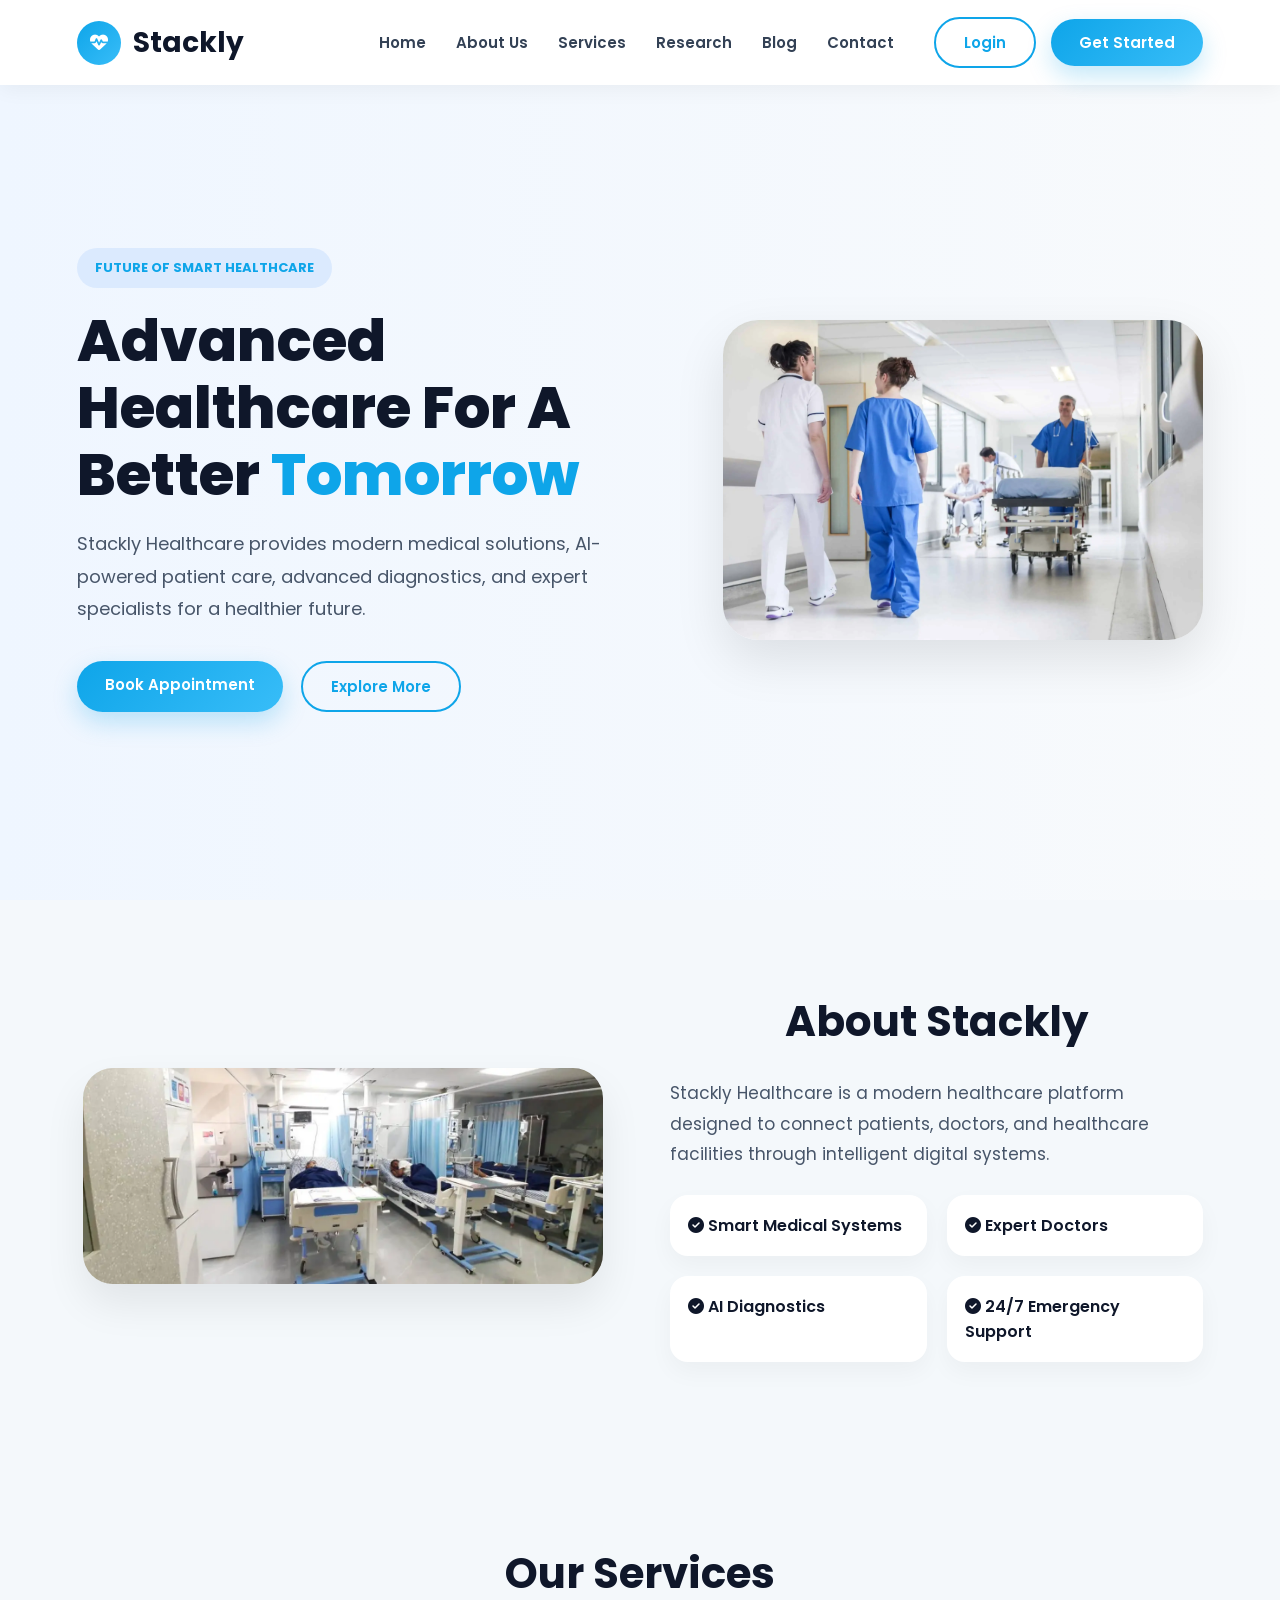
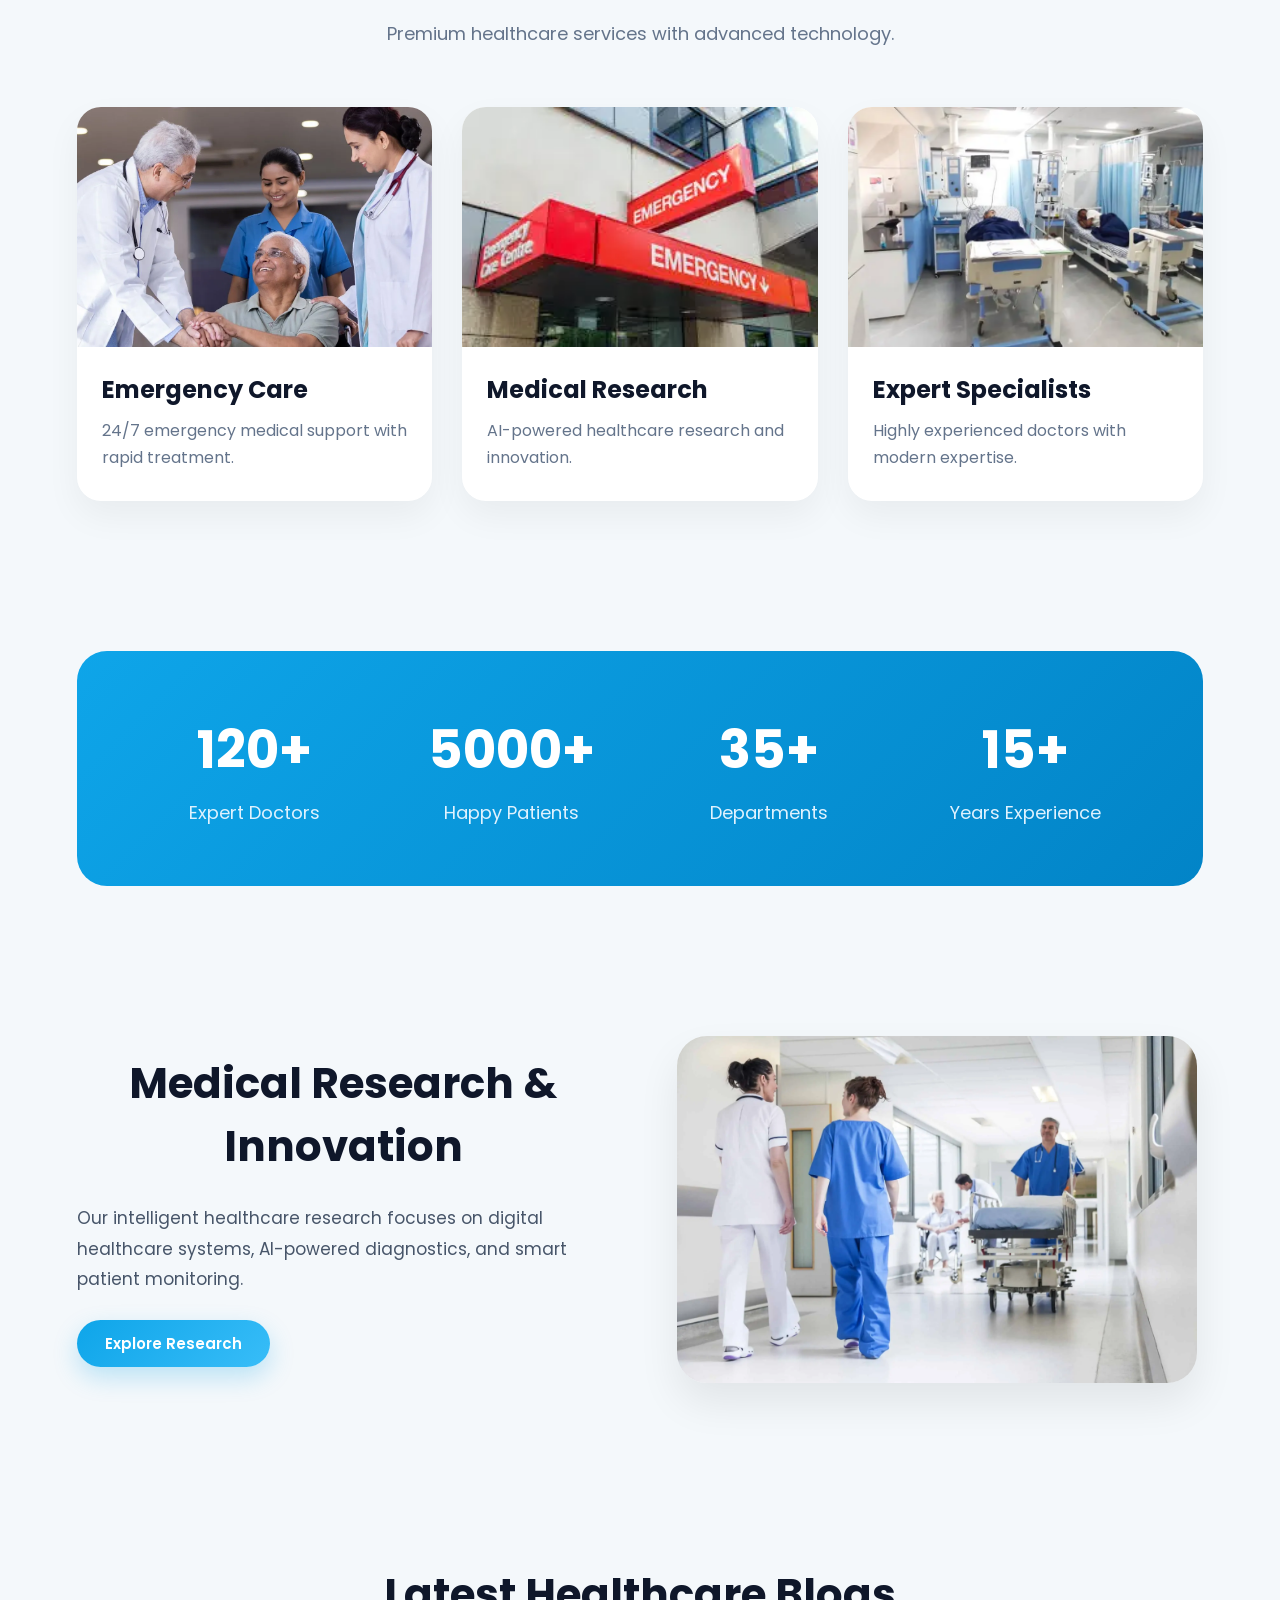
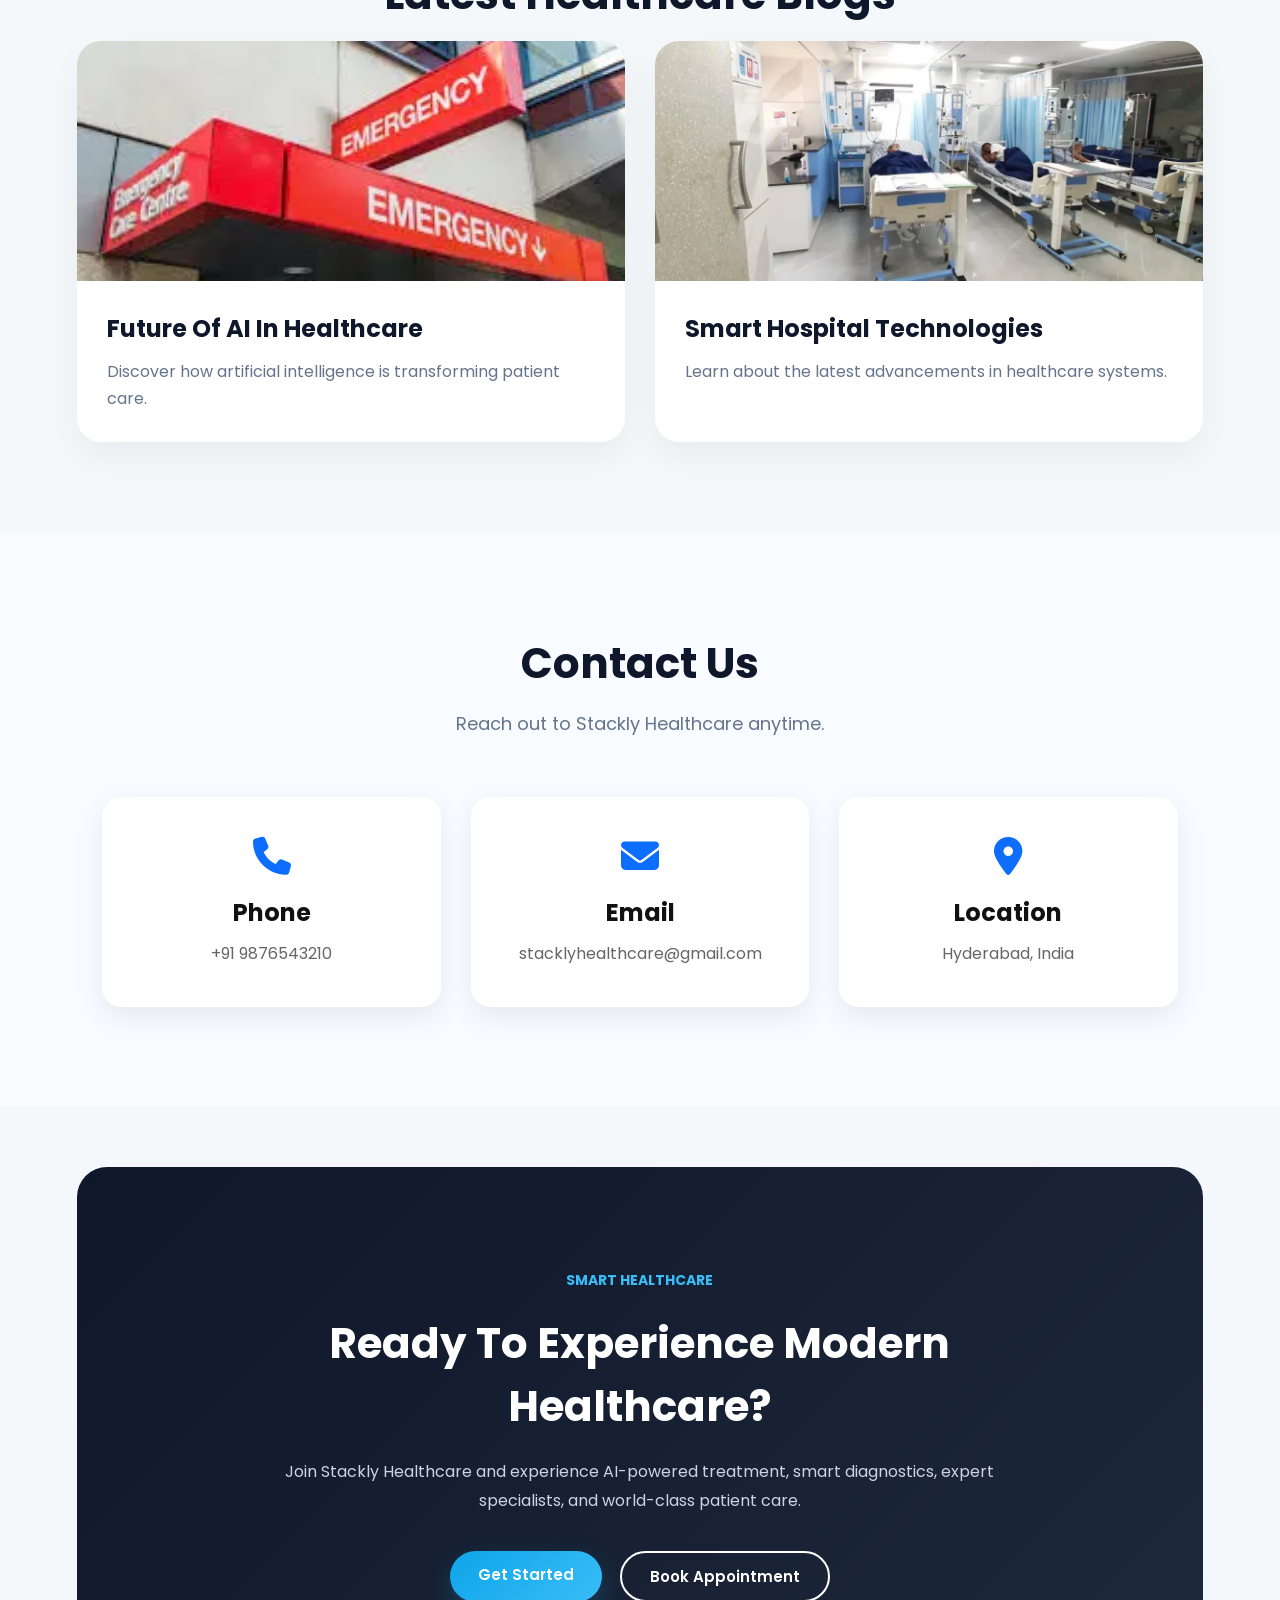
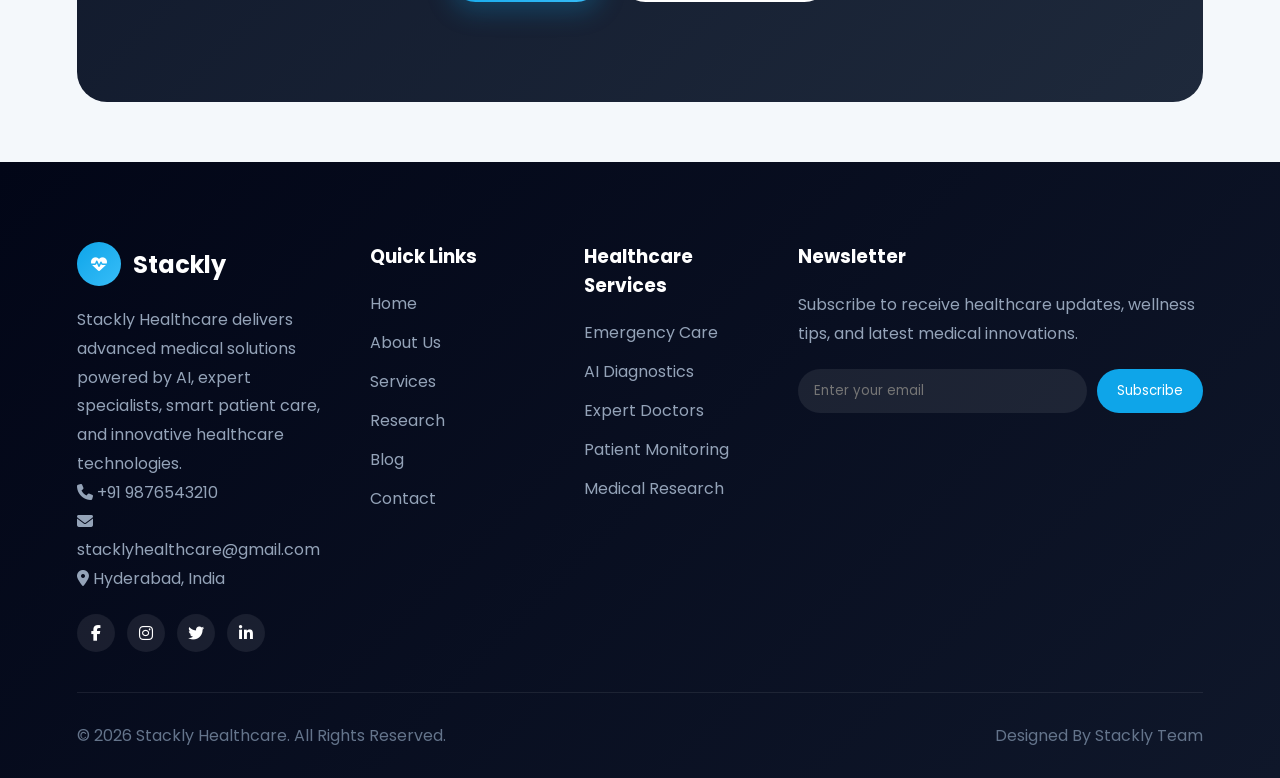
<file: index.html>
<!DOCTYPE html>
<html lang="en">
<head>
  <meta charset="UTF-8" />
  <meta name="viewport" content="width=device-width, initial-scale=1.0" />
  <title>Stackly Healthcare</title>

  <link rel="stylesheet" href="style.css" />
  <link
    href="https://fonts.googleapis.com/css2?family=Poppins:wght@300;400;500;600;700;800&display=swap"
    rel="stylesheet"
  />
  <link
    rel="stylesheet"
    href="https://cdnjs.cloudflare.com/ajax/libs/font-awesome/6.5.1/css/all.min.css"
  />
  <link rel="stylesheet" href="https://unpkg.com/aos@next/dist/aos.css" />
</head>

<body>

  <!-- ================= NAVBAR ================= -->
  <header class="navbar-wrapper">
    <nav class="navbar">

      <!-- LOGO CLICK -> HOME -->
      <a href="#home" class="logo">
        <div class="logo-icon">
          <i class="fa-solid fa-heart-pulse"></i>
        </div>
        <span>Stackly</span>
      </a>
 <div
  class="menu-toggle"
  id="menuToggle"
  aria-label="Open Menu"
>
        <i class="fa-solid fa-bars"></i>
      </div>

      <div class="nav-menu" id="navMenu">
        <ul class="nav-links">
          <li><a href="#home" class="active">Home</a></li>
          <li><a href="#about">About Us</a></li>
          <li><a href="#services">Services</a></li>
          <li><a href="#research">Research</a></li>
          <li><a href="#blog">Blog</a></li>

          <!-- CONTACT BUTTON -> CONTACT SECTION -->
          <li><a href="#contact-section">Contact</a></li>
        </ul>

        <div class="nav-buttons">
          <a href="login.html" class="login-btn">Login</a>
          <a href="register.html" class="start-btn">Get Started</a>
        </div>
      </div>
    </nav>
  </header>

  <!-- ================= HERO ================= -->
  <section class="hero" id="home">
    <div class="hero-content" data-aos="fade-right">
      <span class="hero-tag">FUTURE OF SMART HEALTHCARE</span>

      <h1>
        Advanced Healthcare For A Better
        <span>Tomorrow</span>
      </h1>

      <p>
        Stackly Healthcare provides modern medical solutions,
        AI-powered patient care, advanced diagnostics,
        and expert specialists for a healthier future.
      </p>

      <div class="hero-buttons">
        <a href="appointment.html" class="hero-btn">
          Book Appointment
        </a>

        <a href="404.html" class="outline-btn">
          Explore More
        </a>
      </div>
    </div>

    <div class="hero-image" data-aos="fade-left">
      <img
        src="./images/hero (1).webp"
        alt="Smart Healthcare"
      />
    </div>
  </section>

  <!-- ================= ABOUT ================= -->
  <section class="about-section" id="about">

    <div class="about-image" data-aos="zoom-in">
      <img
        src="./images/Importance-of-Multispecialty-Hospital.webp"
        alt="Hospital Building"
      />
    </div>

    <div class="about-content" data-aos="fade-left">
      <h2 class="section-title">About Stackly</h2>

      <p>
        Stackly Healthcare is a modern healthcare platform
        designed to connect patients, doctors,
        and healthcare facilities through intelligent digital systems.
      </p>

      <div class="about-features">

        <div class="feature-box">
          <i class="fa-solid fa-circle-check"></i>
          Smart Medical Systems
        </div>

        <div class="feature-box">
          <i class="fa-solid fa-circle-check"></i>
          Expert Doctors
        </div>

        <div class="feature-box">
          <i class="fa-solid fa-circle-check"></i>
          AI Diagnostics
        </div>

        <div class="feature-box">
          <i class="fa-solid fa-circle-check"></i>
          24/7 Emergency Support
        </div>

      </div>
    </div>
  </section>

  <!-- ================= SERVICES ================= -->
  <section class="services-section" id="services">

    <h2 class="section-title" data-aos="fade-up">
      Our Services
    </h2>

    <p class="section-subtitle" data-aos="fade-up">
      Premium healthcare services with advanced technology.
    </p>

    <div class="services-container">

      <div class="service-card" data-aos="zoom-in">
        <div class="service-img-wrapper">
          <img
            src="./images/image1.webp"
            alt="Emergency Care"
          />
        </div>

        <h3>Emergency Care</h3>

        <p>
          24/7 emergency medical support with rapid treatment.
        </p>
      </div>

      <div class="service-card" data-aos="zoom-in">
        <div class="service-img-wrapper">
          <img
            src="./images/image3.webp"
            alt="Medical Research"
          />
        </div>

        <h3>Medical Research</h3>

        <p>
          AI-powered healthcare research and innovation.
        </p>
      </div>

      <div class="service-card" data-aos="zoom-in">
        <div class="service-img-wrapper">
          <img
            src="./images/image4.webp"
            alt="Expert Specialists"
          />
        </div>

        <h3>Expert Specialists</h3>

        <p>
          Highly experienced doctors with modern expertise.
        </p>
      </div>

    </div>
  </section>

  <!-- ================= STATS ================= -->
  <section class="stats-section">

    <div class="stats-container">

      <div class="stat-box" data-aos="fade-up">
        <h2 class="counter" data-target="120">0</h2>
        <p>Expert Doctors</p>
      </div>

      <div class="stat-box" data-aos="fade-up">
        <h2 class="counter" data-target="5000">0</h2>
        <p>Happy Patients</p>
      </div>

      <div class="stat-box" data-aos="fade-up">
        <h2 class="counter" data-target="35">0</h2>
        <p>Departments</p>
      </div>

      <div class="stat-box" data-aos="fade-up">
        <h2 class="counter" data-target="15">0</h2>
        <p>Years Experience</p>
      </div>

    </div>
  </section>

  <!-- ================= RESEARCH ================= -->
  <section class="research-section" id="research">

    <div class="research-content" data-aos="fade-right">

      <h2 class="section-title">
        Medical Research & Innovation
      </h2>

      <p>
        Our intelligent healthcare research focuses on
        digital healthcare systems, AI-powered diagnostics,
        and smart patient monitoring.
      </p>

      <a href="404.html" class="hero-btn">
        Explore Research
      </a>
    </div>

    <div class="research-image" data-aos="fade-left">
      <img
        src="./images/hero (1).webp"
        alt="Research Facility"
      />
    </div>
  </section>

  <!-- ================= BLOG ================= -->
  <section class="blog-section" id="blog">

    <h2 class="section-title" data-aos="fade-up">
      Latest Healthcare Blogs
    </h2>

    <div class="blog-container">

      <div class="blog-card" data-aos="fade-up">

        <div class="blog-img-wrapper">
          <img
            src="./images/image3.webp"
            alt="AI Blog"
          />
        </div>

        <div class="blog-content">
          <h3>Future Of AI In Healthcare</h3>

          <p>
            Discover how artificial intelligence
            is transforming patient care.
          </p>
        </div>

      </div>

      <div class="blog-card" data-aos="fade-up">

        <div class="blog-img-wrapper">
          <img
            src="./images/image4.webp"
            alt="Hospital Tech Blog"
          />
        </div>

        <div class="blog-content">
          <h3>Smart Hospital Technologies</h3>

          <p>
            Learn about the latest advancements
            in healthcare systems.
          </p>
        </div>

      </div>

    </div>
  </section>

   <!-- ================= CONTACT SECTION ================= -->
<section class="contact-section" id="contact-section">

  <div class="contact-container" data-aos="fade-up">

    <h2 class="section-title">
      Contact Us
    </h2>

    <p class="section-subtitle">
      Reach out to Stackly Healthcare anytime.
    </p>

    <!-- HORIZONTAL CONTACT CARDS -->
    <div class="contact-grid">

      <div class="contact-card">
        <i class="fa-solid fa-phone"></i>
        <h3>Phone</h3>
        <p>+91 9876543210</p>
      </div>

      <div class="contact-card">
        <i class="fa-solid fa-envelope"></i>
        <h3>Email</h3>
        <p>stacklyhealthcare@gmail.com</p>
      </div>

      <div class="contact-card">
        <i class="fa-solid fa-location-dot"></i>
        <h3>Location</h3>
        <p>Hyderabad, India</p>
      </div>

    </div>

  </div>
</section>
   

  <!-- ================= CTA ================= -->
  <section class="cta-section">

    <div class="cta-overlay"></div>

    <div class="cta-content" data-aos="zoom-in">

      <span class="cta-tag">SMART HEALTHCARE</span>

      <h2>
        Ready To Experience Modern Healthcare?
      </h2>

      <p>
        Join Stackly Healthcare and experience
        AI-powered treatment, smart diagnostics,
        expert specialists, and world-class patient care.
      </p>

      <div class="cta-buttons">

        <a href="register.html" class="hero-btn">
          Get Started
        </a>

        <a href="appointment.html" class="outline-btn cta-outline">
          Book Appointment
        </a>

      </div>
    </div>
  </section>

  <!-- ================= FOOTER ================= -->
  <footer class="footer">

    <div class="footer-top">

      <!-- FOOTER LOGO CLICK -> HOME -->
      <div class="footer-brand">

        <a href="#home" class="footer-logo">

          <div class="footer-icon">
            <i class="fa-solid fa-heart-pulse"></i>
          </div>

          <h2>Stackly</h2>

        </a>

        <p>
          Stackly Healthcare delivers advanced medical solutions powered by AI,
          expert specialists, smart patient care,
          and innovative healthcare technologies.
        </p>

        <div class="footer-contact">
          <p><i class="fa-solid fa-phone"></i> +91 9876543210</p>
          <p><i class="fa-solid fa-envelope"></i> stacklyhealthcare@gmail.com</p>
          <p><i class="fa-solid fa-location-dot"></i> Hyderabad, India</p>
        </div>

        <!-- SOCIAL MEDIA -> 404 PAGE -->
        <div class="social-icons">

          <a href="404.html">
            <i class="fa-brands fa-facebook-f"></i>
          </a>

          <a href="404.html">
            <i class="fa-brands fa-instagram"></i>
          </a>

          <a href="404.html">
            <i class="fa-brands fa-twitter"></i>
          </a>

          <a href="404.html">
            <i class="fa-brands fa-linkedin-in"></i>
          </a>

        </div>

      </div>

      <div class="footer-links">

        <h3>Quick Links</h3>

        <a href="#home">Home</a>
        <a href="#about">About Us</a>
        <a href="#services">Services</a>
        <a href="#research">Research</a>
        <a href="#blog">Blog</a>
        <a href="#contact-section">Contact</a>

      </div>

      <div class="footer-links">

        <h3>Healthcare Services</h3>

        <a href="404.html">Emergency Care</a>
        <a href="404.html">AI Diagnostics</a>
        <a href="404.html">Expert Doctors</a>
        <a href="404.html">Patient Monitoring</a>
        <a href="404.html">Medical Research</a>

      </div>

      <div class="footer-newsletter">

        <h3>Newsletter</h3>

        <p>
          Subscribe to receive healthcare updates,
          wellness tips, and latest medical innovations.
        </p>

       <form action="404.html" class="newsletter-form">

  <input
    type="email"
    id="newsletterEmail"
    name="newsletterEmail"
    placeholder="Enter your email"
    autocomplete="email"
    required
  />

  <button type="submit">
    Subscribe
  </button>

</form>

      </div>

    </div>

    <div class="footer-bottom">
      <p>© 2026 Stackly Healthcare. All Rights Reserved.</p>
      <p>Designed By Stackly Team</p>
    </div>
  </footer>

  <!-- ================= SCRIPTS ================= -->
 <script src="https://unpkg.com/aos@next/dist/aos.js"></script>

<script>

  AOS.init({
    duration: 1000,
    once: true
  });

  /* =========================
     MOBILE MENU
  ========================= */

  const menuToggle =
  document.getElementById("menuToggle");

  const navMenu =
  document.getElementById("navMenu");

  const navLinks =
  document.querySelectorAll(".nav-links li a");

  menuToggle.addEventListener("click", () => {

    navMenu.classList.toggle("active");

    const icon =
    menuToggle.querySelector("i");

    if(navMenu.classList.contains("active")){

      icon.classList.remove("fa-bars");
      icon.classList.add("fa-xmark");

      document.body.style.overflow = "hidden";

    } else {

      icon.classList.remove("fa-xmark");
      icon.classList.add("fa-bars");

      document.body.style.overflow = "auto";

    }

  });

  /* =========================
     CLOSE MENU ON LINK CLICK
  ========================= */

  navLinks.forEach(link => {

    link.addEventListener("click", () => {

      navMenu.classList.remove("active");

      const icon =
      menuToggle.querySelector("i");

      icon.classList.remove("fa-xmark");
      icon.classList.add("fa-bars");

      document.body.style.overflow = "auto";

    });

  });

  /* =========================
     CLOSE MENU WHEN CLICK OUTSIDE
  ========================= */

  document.addEventListener("click", (e) => {

    const isInsideMenu =
      navMenu.contains(e.target) ||
      menuToggle.contains(e.target);

    if(
      !isInsideMenu &&
      navMenu.classList.contains("active")
    ){

      navMenu.classList.remove("active");

      const icon =
      menuToggle.querySelector("i");

      icon.classList.remove("fa-xmark");
      icon.classList.add("fa-bars");

      document.body.style.overflow = "auto";

    }

  });

  /* =========================
     COUNTER ANIMATION
  ========================= */

  const counters =
  document.querySelectorAll(".counter");

  counters.forEach(counter => {

    counter.innerText = "0";

    const updateCounter = () => {

      const target =
      +counter.getAttribute("data-target");

      const current =
      +counter.innerText;

      const increment =
      Math.ceil(target / 100);

      if(current < target){

        counter.innerText =
        current + increment;

        setTimeout(updateCounter, 20);

      } else {

        counter.innerText =
        target + "+";

      }

    };

    updateCounter();

  });

</script>

</body>
</html>
</file>
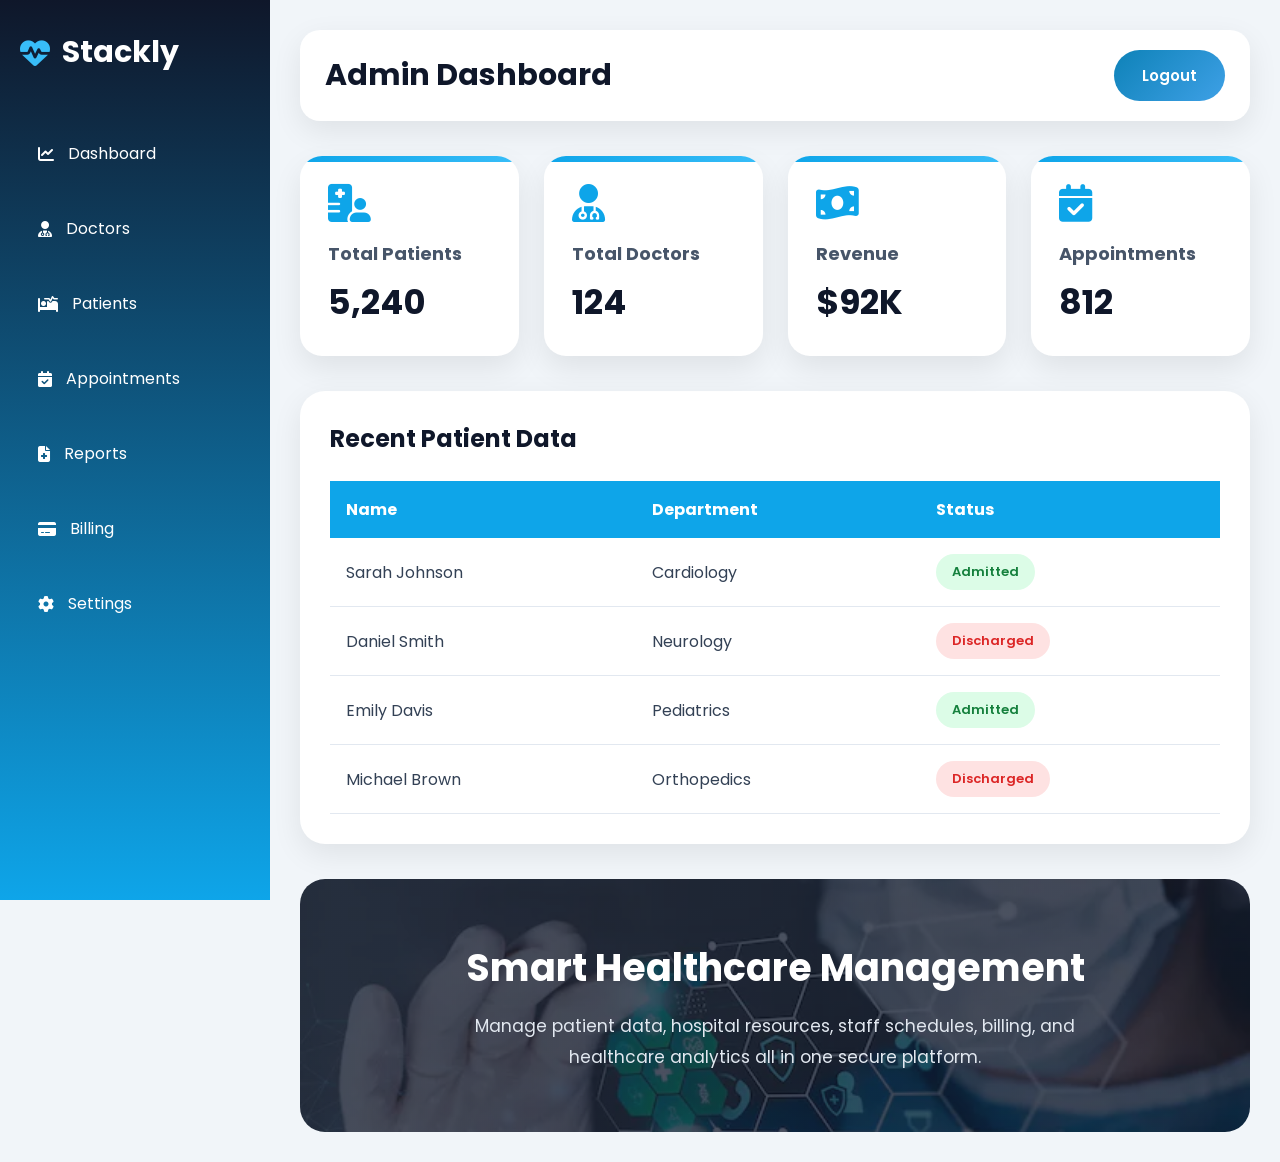
<file: admin-dashboard.html>
<!DOCTYPE html>
<html lang="en">

<head>

  <meta charset="UTF-8">

  <meta name="viewport" content="width=device-width, initial-scale=1.0">

  <title>Admin Dashboard | Stackly Healthcare</title>

  <!-- GOOGLE FONT -->

  <link href="https://fonts.googleapis.com/css2?family=Poppins:wght@300;400;500;600;700;800&display=swap"
    rel="stylesheet">

  <!-- FONT AWESOME -->

  <link rel="stylesheet"
    href="https://cdnjs.cloudflare.com/ajax/libs/font-awesome/6.5.1/css/all.min.css" />

  <style>

    *{
      margin:0;
      padding:0;
      box-sizing:border-box;
      font-family:'Poppins',sans-serif;
    }

    body{

      background:#f1f5f9;

      min-height:100vh;

      display:flex;

      overflow-x:hidden;
    }

    /* =========================
       SIDEBAR
    ========================= */

    .sidebar{

      width:270px;

      background:
      linear-gradient(180deg,#0f172a,#0ea5e9);

      color:white;

      padding:30px 20px;

      position:fixed;

      top:0;
      left:0;

      height:100vh;

      overflow-y:auto;

      z-index:1000;
    }

    .logo{

      display:flex;
      align-items:center;
      gap:12px;

      font-size:30px;
      font-weight:700;

      margin-bottom:50px;
    }

    .logo i{

      color:#38bdf8;
    }

    .sidebar ul{

      list-style:none;
    }

    .sidebar ul li{

      margin-bottom:18px;
    }

    .sidebar ul li a{

      text-decoration:none;

      color:white;

      display:flex;
      align-items:center;
      gap:14px;

      padding:16px 18px;

      border-radius:14px;

      transition:0.4s;
    }

    .sidebar ul li a:hover{

      background:rgba(255,255,255,0.15);

      transform:translateX(6px);
    }

    /* =========================
       MAIN CONTENT
    ========================= */

    .main-content{

      margin-left:270px;

      width:calc(100% - 270px);

      padding:30px;
    }

    /* =========================
       TOPBAR
    ========================= */

    .topbar{

      display:flex;
      justify-content:space-between;
      align-items:center;

      margin-bottom:35px;

      background:white;

      padding:20px 25px;

      border-radius:20px;

      box-shadow:0 10px 30px rgba(0,0,0,0.08);
    }

    .topbar h1{

      font-size:30px;

      color:#0f172a;
    }

    .logout-btn{

      padding:14px 28px;

      border:none;

      border-radius:40px;

      background:
      linear-gradient(135deg,#0e82b8,#3ea0e6);

      color:white;

      font-size:15px;

      font-weight:600;

      cursor:pointer;

      transition:0.4s;
    }

    .logout-btn:hover{

      transform:translateY(-5px);

      box-shadow:0 12px 20px rgba(54, 30, 212, 0.4);
    }

    /* =========================
       DASHBOARD CARDS
    ========================= */

    .dashboard-cards{

      display:grid;

      grid-template-columns:repeat(4,1fr);

      gap:25px;

      margin-bottom:35px;
    }

    .dash-card{

      background:white;

      padding:28px;

      border-radius:22px;

      box-shadow:0 12px 30px rgba(0,0,0,0.08);

      transition:0.4s;

      position:relative;

      overflow:hidden;
    }

    .dash-card::before{

      content:"";

      position:absolute;

      top:0;
      left:0;

      width:100%;
      height:6px;

      background:
      linear-gradient(90deg,#0ea5e9,#38bdf8);
    }

    .dash-card:hover{

      transform:translateY(-8px);
    }

    .dash-card i{

      font-size:38px;

      color:#0ea5e9;

      margin-bottom:18px;
    }

    .dash-card h3{

      color:#475569;

      margin-bottom:10px;

      font-size:18px;
    }

    .dash-card h2{

      font-size:34px;

      color:#0f172a;
    }

    /* =========================
       TABLE SECTION
    ========================= */

    .dashboard-table{

      background:white;

      padding:30px;

      border-radius:25px;

      box-shadow:0 10px 30px rgba(0,0,0,0.08);

      overflow-x:auto;

      margin-bottom:35px;
    }

    .dashboard-table h2{

      margin-bottom:25px;

      color:#0f172a;
    }

    table{

      width:100%;

      border-collapse:collapse;
    }

    table th{

      background:#0ea5e9;

      color:white;

      padding:16px;

      text-align:left;
    }

    table td{

      padding:16px;

      border-bottom:1px solid #e2e8f0;

      color:#334155;
    }

    table tr:hover{

      background:#f8fafc;
    }

    .status{

      padding:8px 16px;

      border-radius:30px;

      font-size:13px;

      font-weight:600;

      display:inline-block;
    }

    .admitted{

      background:#dcfce7;

      color:#15803d;
    }

    .discharged{

      background:#fee2e2;

      color:#dc2626;
    }

    /* =========================
       HEALTH BANNER
    ========================= */

    .health-banner{

      background:
      linear-gradient(rgba(15,23,42,0.75),
      rgba(15,23,42,0.75)),

      url('./images/image7.webp');

      background-size:cover;
      background-position:center;

      padding:60px 40px;

      border-radius:25px;

      color:white;

      text-align:center;
    }

    .health-banner h2{

      font-size:38px;

      margin-bottom:15px;
    }

    .health-banner p{

      font-size:17px;

      color:#e2e8f0;

      max-width:700px;

      margin:auto;

      line-height:1.8;
    }

    /* =========================
       RESPONSIVE
    ========================= */

    @media(max-width:1200px){

      .dashboard-cards{

        grid-template-columns:repeat(2,1fr);
      }

    }

    @media(max-width:900px){

      body{

        flex-direction:column;
      }

      .sidebar{

        width:100%;

        height:auto;

        position:relative;
      }

      .main-content{

        margin-left:0;

        width:100%;
      }

    }

    @media(max-width:768px){

      .topbar{

        flex-direction:column;

        gap:18px;

        text-align:center;
      }

      .dashboard-cards{

        grid-template-columns:1fr;
      }

      .topbar h1{

        font-size:24px;
      }

      .health-banner{

        padding:40px 20px;
      }

      .health-banner h2{

        font-size:28px;
      }

    }

    @media(max-width:480px){

      .main-content{

        padding:15px;
      }

      .sidebar{

        padding:25px 15px;
      }

      .logo{

        font-size:24px;
      }

      .dash-card{

        padding:22px;
      }

      .dash-card h2{

        font-size:28px;
      }

      table th,
      table td{

        padding:12px;

        font-size:13px;
      }

    }

  </style>

</head>

<body>

  <!-- =========================
       SIDEBAR
  ========================== -->

  <div class="sidebar">

    <div class="logo">

      <i class="fa-solid fa-heart-pulse"></i>

      Stackly

    </div>

    <ul>

      <li>
        <a href="#">
          <i class="fa-solid fa-chart-line"></i>
          Dashboard
        </a>
      </li>

      <li>
        <a href="doctor.html">
          <i class="fa-solid fa-user-doctor"></i>
          Doctors
        </a>
      </li>

      <li>
        <a href="404.html">
          <i class="fa-solid fa-bed-pulse"></i>
          Patients
        </a>
      </li>

      <li>
        <a href="appointment.html">
          <i class="fa-solid fa-calendar-check"></i>
          Appointments
        </a>
      </li>

      <li>
        <a href="404.html">
          <i class="fa-solid fa-file-medical"></i>
          Reports
        </a>
      </li>

      <li>
        <a href="404.html">
          <i class="fa-solid fa-credit-card"></i>
          Billing
        </a>
      </li>

      <li>
        <a href="404.html">
          <i class="fa-solid fa-gear"></i>
          Settings
        </a>
      </li>

    </ul>

  </div>

  <!-- =========================
       MAIN CONTENT
  ========================== -->

  <div class="main-content">

    <!-- TOPBAR -->

    <div class="topbar">

      <h1>Admin Dashboard</h1>

      <button class="logout-btn" onclick="logout()">

        Logout

      </button>

    </div>

    <!-- DASHBOARD CARDS -->

    <div class="dashboard-cards">

      <div class="dash-card">

        <i class="fa-solid fa-hospital-user"></i>

        <h3>Total Patients</h3>

        <h2>5,240</h2>

      </div>

      <div class="dash-card">

        <i class="fa-solid fa-user-doctor"></i>

        <h3>Total Doctors</h3>

        <h2>124</h2>

      </div>

      <div class="dash-card">

        <i class="fa-solid fa-money-bill-wave"></i>

        <h3>Revenue</h3>

        <h2>$92K</h2>

      </div>

      <div class="dash-card">

        <i class="fa-solid fa-calendar-check"></i>

        <h3>Appointments</h3>

        <h2>812</h2>

      </div>

    </div>

    <!-- TABLE -->

    <div class="dashboard-table">

      <h2>Recent Patient Data</h2>

      <table>

        <tr>

          <th>Name</th>

          <th>Department</th>

          <th>Status</th>

        </tr>

        <tr>

          <td>Sarah Johnson</td>

          <td>Cardiology</td>

          <td>
            <span class="status admitted">
              Admitted
            </span>
          </td>

        </tr>

        <tr>

          <td>Daniel Smith</td>

          <td>Neurology</td>

          <td>
            <span class="status discharged">
              Discharged
            </span>
          </td>

        </tr>

        <tr>

          <td>Emily Davis</td>

          <td>Pediatrics</td>

          <td>
            <span class="status admitted">
              Admitted
            </span>
          </td>

        </tr>

        <tr>

          <td>Michael Brown</td>

          <td>Orthopedics</td>

          <td>
            <span class="status discharged">
              Discharged
            </span>
          </td>

        </tr>

      </table>

    </div>

    <!-- HEALTHCARE BANNER -->

    <div class="health-banner">

      <h2>

        Smart Healthcare Management

      </h2>

      <p>

        Manage patient data, hospital resources,
        staff schedules, billing, and healthcare
        analytics all in one secure platform.

      </p>

    </div>

  </div>

  <!-- SCRIPT -->

  <script>

    function logout(){

      window.location.href = "login.html";

    }

  </script>

</body>

</html>
</file>
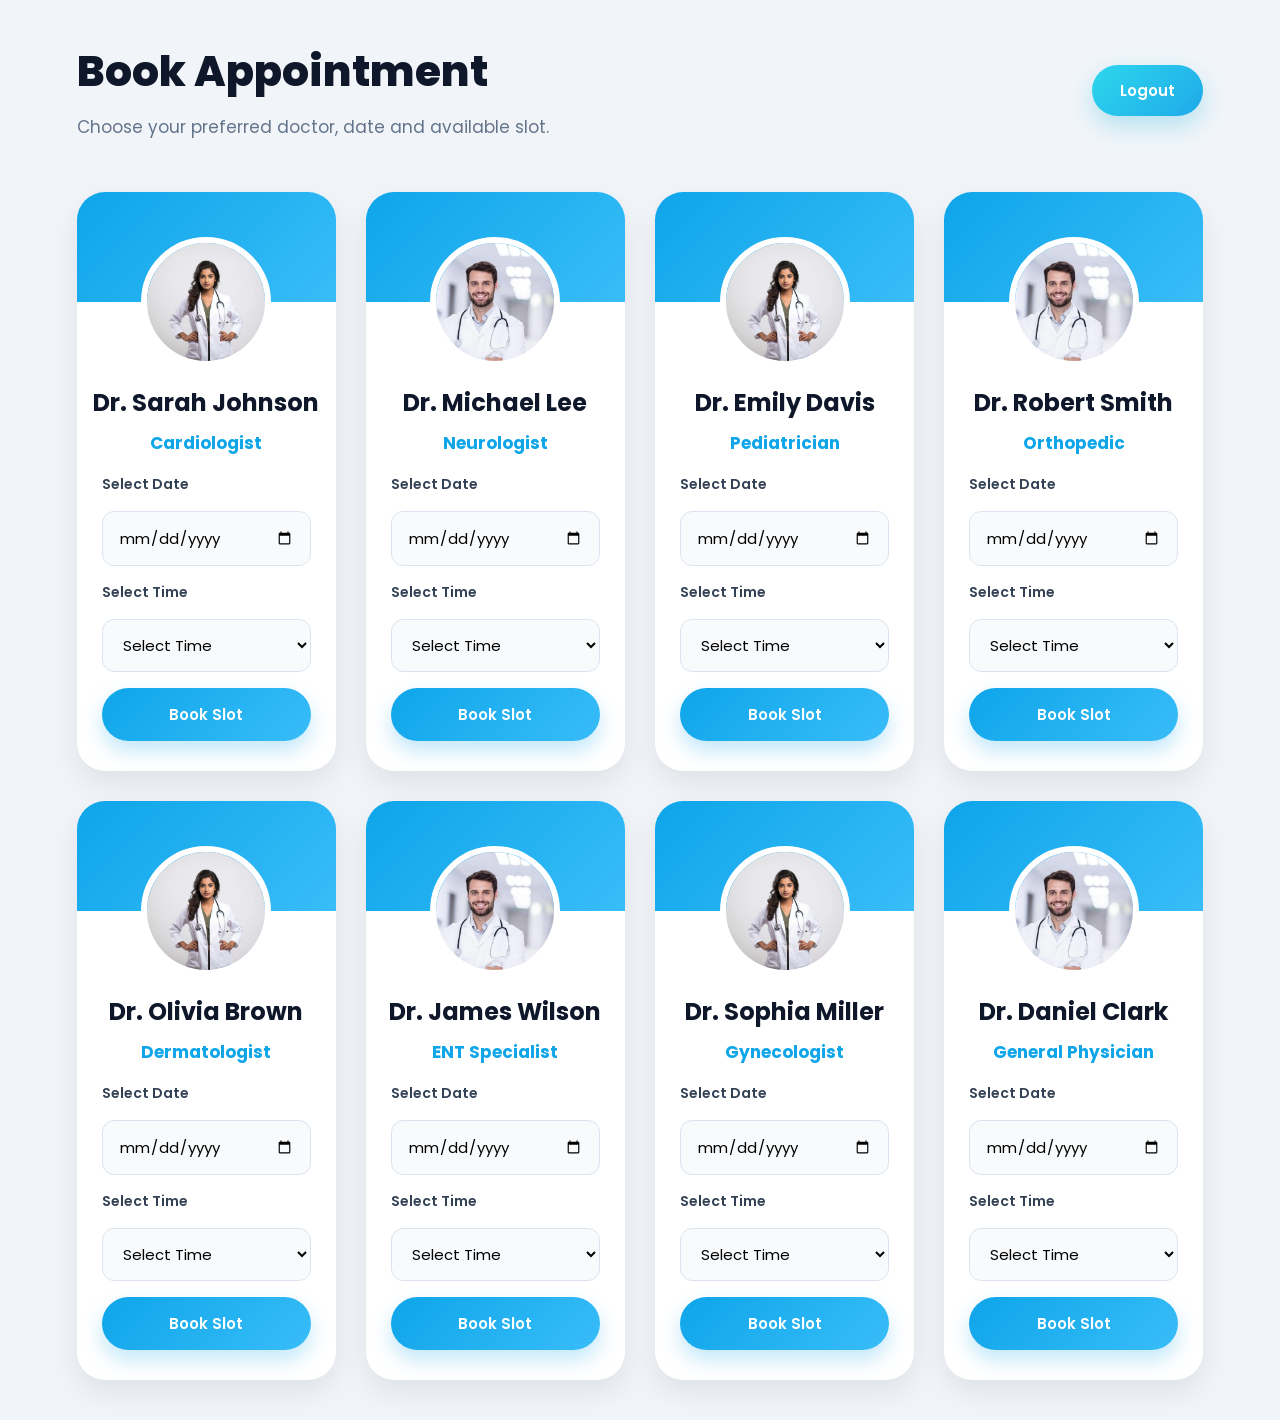
<file: appointment.html>
<!DOCTYPE html>
<html lang="en">

<head>

  <meta charset="UTF-8">

  <meta name="viewport" content="width=device-width, initial-scale=1.0">

  <title>Book Appointment | Stackly Healthcare</title>

  <!-- GOOGLE FONT -->
  <link
    href="https://fonts.googleapis.com/css2?family=Poppins:wght@300;400;500;600;700;800&display=swap"
    rel="stylesheet">

  <!-- FONT AWESOME -->
  <link rel="stylesheet"
    href="https://cdnjs.cloudflare.com/ajax/libs/font-awesome/6.5.1/css/all.min.css" />

  <style>

    *{
      margin:0;
      padding:0;
      box-sizing:border-box;
      font-family:'Poppins',sans-serif;
    }

    body{
      background:#f1f5f9;
      min-height:100vh;
      padding:40px 6%;
      overflow-x:hidden;
    }

    img{
      max-width:100%;
      display:block;
    }

    /* =========================
       SUCCESS MESSAGE
    ========================= */

    .success-message{

      position:fixed;

      top:20px;
      right:20px;

      background:#10b981;

      color:white;

      padding:16px 24px;

      border-radius:14px;

      font-weight:600;

      box-shadow:0 10px 25px rgba(0,0,0,0.15);

      display:none;

      z-index:2000;

      animation:slideIn 0.4s ease;
    }

    @keyframes slideIn{

      from{
        opacity:0;
        transform:translateX(80px);
      }

      to{
        opacity:1;
        transform:translateX(0);
      }

    }

    /* =========================
       TOP BAR
    ========================= */

    .top-bar{

      display:flex;

      justify-content:space-between;

      align-items:center;

      margin-bottom:50px;

      flex-wrap:wrap;

      gap:20px;
    }

    .page-title{

      font-size:42px;

      color:#0f172a;

      font-weight:800;
    }

    .section-subtitle{

      color:#64748b;

      margin-top:10px;

      font-size:17px;

      line-height:1.7;
    }

    .logout-btn{

      padding:14px 28px;

      border:none;

      border-radius:40px;

      background:linear-gradient(135deg,#2ed7ed,#1ea9e9);

      color:white;

      font-size:15px;

      font-weight:600;

      cursor:pointer;

      transition:0.4s;

      box-shadow:0 10px 25px rgba(47, 181, 222, 0.3);
    }

    .logout-btn:hover{

      transform:translateY(-5px);

      box-shadow:0 15px 30px rgba(239,68,68,0.45);
    }

    /* =========================
       DOCTOR CONTAINER
    ========================= */

    .doctor-container{

      display:grid;

      grid-template-columns:repeat(4,1fr);

      gap:30px;
    }

    /* =========================
       CARD
    ========================= */

    .doctor-card{

      background:white;

      border-radius:28px;

      overflow:hidden;

      text-align:center;

      position:relative;

      transition:0.4s;

      box-shadow:0 12px 30px rgba(0,0,0,0.08);
    }

    .doctor-card:hover{

      transform:translateY(-10px);
    }

    .doctor-top{

      height:110px;

      background:linear-gradient(135deg,#0ea5e9,#38bdf8);
    }

    .doctor-card img{

      width:130px;
      height:130px;

      border-radius:50%;

      object-fit:cover;

      border:6px solid white;

      margin: -65px auto 0;

      background:white;
    }

    .doctor-card h3{

      margin-top:18px;

      font-size:24px;

      color:#0f172a;
    }

    .doctor-card h4{

      color:#0ea5e9;

      margin:10px 0 18px;

      font-size:17px;
    }

    /* =========================
       FORM
    ========================= */

    .appointment-form{

      display:flex;

      flex-direction:column;

      gap:16px;

      padding:0 25px 30px;
    }

    .appointment-form label{

      text-align:left;

      font-size:14px;

      font-weight:600;

      color:#334155;
    }

    .appointment-form input,
    .appointment-form select{

      width:100%;

      padding:14px 16px;

      border:1px solid #dbe4ee;

      border-radius:12px;

      font-size:15px;

      outline:none;

      transition:0.3s;

      background:#f8fafc;
    }

    .appointment-form input:focus,
    .appointment-form select:focus{

      border-color:#0ea5e9;

      box-shadow:0 0 10px rgba(14,165,233,0.2);
    }

    .error-text{

      color:#ef4444;

      font-size:13px;

      text-align:left;

      display:none;
    }

    /* =========================
       BUTTON
    ========================= */

    .hero-btn{

      padding:15px 20px;

      border:none;

      border-radius:40px;

      background:linear-gradient(135deg,#0ea5e9,#38bdf8);

      color:white;

      font-size:15px;

      font-weight:600;

      cursor:pointer;

      transition:0.4s;

      box-shadow:0 10px 20px rgba(14,165,233,0.25);
    }

    .hero-btn:hover{

      transform:translateY(-5px);

      box-shadow:0 15px 25px rgba(14,165,233,0.35);
    }

    /* =========================
       RESPONSIVE
    ========================= */

    @media(max-width:1200px){

      .doctor-container{

        grid-template-columns:repeat(3,1fr);
      }

    }

    @media(max-width:900px){

      .doctor-container{

        grid-template-columns:repeat(2,1fr);
      }

      .page-title{

        font-size:34px;
      }

    }

    @media(max-width:768px){

      body{

        padding:30px 20px;
      }

      .top-bar{

        flex-direction:column;

        align-items:flex-start;
      }

      .doctor-container{

        grid-template-columns:1fr;
      }

      .page-title{

        font-size:30px;
      }

    }

    @media(max-width:480px){

      body{

        padding:20px 15px;
      }

      .doctor-card h3{

        font-size:22px;
      }

      .doctor-card h4{

        font-size:15px;
      }

      .appointment-form{

        padding:0 18px 25px;
      }

      .hero-btn{

        width:100%;
      }

      .logout-btn{

        width:100%;
      }

      .success-message{

        left:10px;
        right:10px;

        text-align:center;
      }

    }

  </style>

</head>

<body>

  <!-- SUCCESS MESSAGE -->

  <div
    class="success-message"
    id="successMessage">

    Appointment Booked Successfully

  </div>

  <!-- TOP BAR -->

  <div class="top-bar">

    <div>

      <h1 class="page-title">
        Book Appointment
      </h1>

      <p class="section-subtitle">
        Choose your preferred doctor, date and available slot.
      </p>

    </div>

    <button
      class="logout-btn"
      onclick="logout()">

      Logout

    </button>

  </div>

  <!-- DOCTOR CARDS -->

  <div class="doctor-container">

    <!-- CARD 1 -->

    <div class="doctor-card">

      <div class="doctor-top"></div>

      <img
        src="./images/Doctorfemale.webp"
        alt="Dr Sarah Johnson">

      <h3>Dr. Sarah Johnson</h3>

      <h4>Cardiologist</h4>

      <form class="appointment-form">

        <label for="date1">Select Date</label>

        <input
          type="date"
          id="date1"
          name="date1"
          required>

        <label for="time1">Select Time</label>

        <select
          id="time1"
          name="time1"
          required>

          <option value="">Select Time</option>

          <option value="09:00 AM">09:00 AM</option>

          <option value="10:00 AM">10:00 AM</option>

        </select>

        <p class="error-text">
          Please select date and time
        </p>

        <button
          type="submit"
          class="hero-btn">

          Book Slot

        </button>

      </form>

    </div>

    <!-- CARD 2 -->

    <div class="doctor-card">

      <div class="doctor-top"></div>

      <img
        src="./images/Doctormale.webp"
        alt="Dr Michael Lee">

      <h3>Dr. Michael Lee</h3>

      <h4>Neurologist</h4>

      <form class="appointment-form">

        <label for="date2">Select Date</label>

        <input
          type="date"
          id="date2"
          name="date2"
          required>

        <label for="time2">Select Time</label>

        <select
          id="time2"
          name="time2"
          required>

          <option value="">Select Time</option>

          <option value="11:00 AM">11:00 AM</option>

          <option value="12:00 PM">12:00 PM</option>

        </select>

        <p class="error-text">
          Please select date and time
        </p>

        <button
          type="submit"
          class="hero-btn">

          Book Slot

        </button>

      </form>

    </div>

    <!-- CARD 3 -->

    <div class="doctor-card">

      <div class="doctor-top"></div>

      <img
        src="./images/Doctorfemale.webp"
        alt="Dr Emily Davis">

      <h3>Dr. Emily Davis</h3>

      <h4>Pediatrician</h4>

      <form class="appointment-form">

        <label for="date3">Select Date</label>

        <input
          type="date"
          id="date3"
          name="date3"
          required>

        <label for="time3">Select Time</label>

        <select
          id="time3"
          name="time3"
          required>

          <option value="">Select Time</option>

          <option value="01:00 PM">01:00 PM</option>

          <option value="02:00 PM">02:00 PM</option>

        </select>

        <p class="error-text">
          Please select date and time
        </p>

        <button
          type="submit"
          class="hero-btn">

          Book Slot

        </button>

      </form>

    </div>

    <!-- CARD 4 -->

    <div class="doctor-card">

      <div class="doctor-top"></div>

      <img
        src="./images/Doctormale.webp"
        alt="Dr Robert Smith">

      <h3>Dr. Robert Smith</h3>

      <h4>Orthopedic</h4>

      <form class="appointment-form">

        <label for="date4">Select Date</label>

        <input
          type="date"
          id="date4"
          name="date4"
          required>

        <label for="time4">Select Time</label>

        <select
          id="time4"
          name="time4"
          required>

          <option value="">Select Time</option>

          <option value="03:00 PM">03:00 PM</option>

          <option value="04:00 PM">04:00 PM</option>

        </select>

        <p class="error-text">
          Please select date and time
        </p>

        <button
          type="submit"
          class="hero-btn">

          Book Slot

        </button>

      </form>

    </div>

    <!-- CARD 5 -->

    <div class="doctor-card">

      <div class="doctor-top"></div>

      <img
        src="./images/Doctorfemale.webp"
        alt="Dr Olivia Brown">

      <h3>Dr. Olivia Brown</h3>

      <h4>Dermatologist</h4>

      <form class="appointment-form">

        <label for="date5">Select Date</label>

        <input
          type="date"
          id="date5"
          name="date5"
          required>

        <label for="time5">Select Time</label>

        <select
          id="time5"
          name="time5"
          required>

          <option value="">Select Time</option>

          <option value="05:00 PM">05:00 PM</option>

          <option value="06:00 PM">06:00 PM</option>

        </select>

        <p class="error-text">
          Please select date and time
        </p>

        <button
          type="submit"
          class="hero-btn">

          Book Slot

        </button>

      </form>

    </div>

    <!-- CARD 6 -->

    <div class="doctor-card">

      <div class="doctor-top"></div>

      <img
        src="./images/Doctormale.webp"
        alt="Dr James Wilson">

      <h3>Dr. James Wilson</h3>

      <h4>ENT Specialist</h4>

      <form class="appointment-form">

        <label for="date6">Select Date</label>

        <input
          type="date"
          id="date6"
          name="date6"
          required>

        <label for="time6">Select Time</label>

        <select
          id="time6"
          name="time6"
          required>

          <option value="">Select Time</option>

          <option value="09:30 AM">09:30 AM</option>

          <option value="10:30 AM">10:30 AM</option>

        </select>

        <p class="error-text">
          Please select date and time
        </p>

        <button
          type="submit"
          class="hero-btn">

          Book Slot

        </button>

      </form>

    </div>

    <!-- CARD 7 -->

    <div class="doctor-card">

      <div class="doctor-top"></div>

      <img
        src="./images/Doctorfemale.webp"
        alt="Dr Sophia Miller">

      <h3>Dr. Sophia Miller</h3>

      <h4>Gynecologist</h4>

      <form class="appointment-form">

        <label for="date7">Select Date</label>

        <input
          type="date"
          id="date7"
          name="date7"
          required>

        <label for="time7">Select Time</label>

        <select
          id="time7"
          name="time7"
          required>

          <option value="">Select Time</option>

          <option value="12:30 PM">12:30 PM</option>

          <option value="01:30 PM">01:30 PM</option>

        </select>

        <p class="error-text">
          Please select date and time
        </p>

        <button
          type="submit"
          class="hero-btn">

          Book Slot

        </button>

      </form>

    </div>

    <!-- CARD 8 -->

    <div class="doctor-card">

      <div class="doctor-top"></div>

      <img
        src="./images/Doctormale.webp"
        alt="Dr Daniel Clark">

      <h3>Dr. Daniel Clark</h3>

      <h4>General Physician</h4>

      <form class="appointment-form">

        <label for="date8">Select Date</label>

        <input
          type="date"
          id="date8"
          name="date8"
          required>

        <label for="time8">Select Time</label>

        <select
          id="time8"
          name="time8"
          required>

          <option value="">Select Time</option>

          <option value="02:30 PM">02:30 PM</option>

          <option value="03:30 PM">03:30 PM</option>

        </select>

        <p class="error-text">
          Please select date and time
        </p>

        <button
          type="submit"
          class="hero-btn">

          Book Slot

        </button>

      </form>

    </div>

  </div>

  <!-- SCRIPT -->

  <script>

    // SET MINIMUM DATE TO TODAY

    const today = new Date().toISOString().split("T")[0];

    const allDateInputs =
    document.querySelectorAll('input[type="date"]');

    allDateInputs.forEach(input => {

      input.min = today;

    });

    // BOOK APPOINTMENT

    const forms =
    document.querySelectorAll(".appointment-form");

    const successMessage =
    document.getElementById("successMessage");

    forms.forEach(form => {

      form.addEventListener("submit", function(e){

        e.preventDefault();

        const dateInput =
        form.querySelector('input[type="date"]');

        const timeSelect =
        form.querySelector("select");

        const errorText =
        form.querySelector(".error-text");

        if(
          dateInput.value === "" ||
          timeSelect.value === ""
        ){

          errorText.style.display = "block";
          return;

        }

        errorText.style.display = "none";

        successMessage.style.display = "block";

        setTimeout(() => {

          successMessage.style.display = "none";

          window.location.href = "404.html";

        }, 1500);

      });

    });

    // LOGOUT

    function logout(){

      window.location.href = "login.html";

    }

  </script>

</body>

</html>
</file>
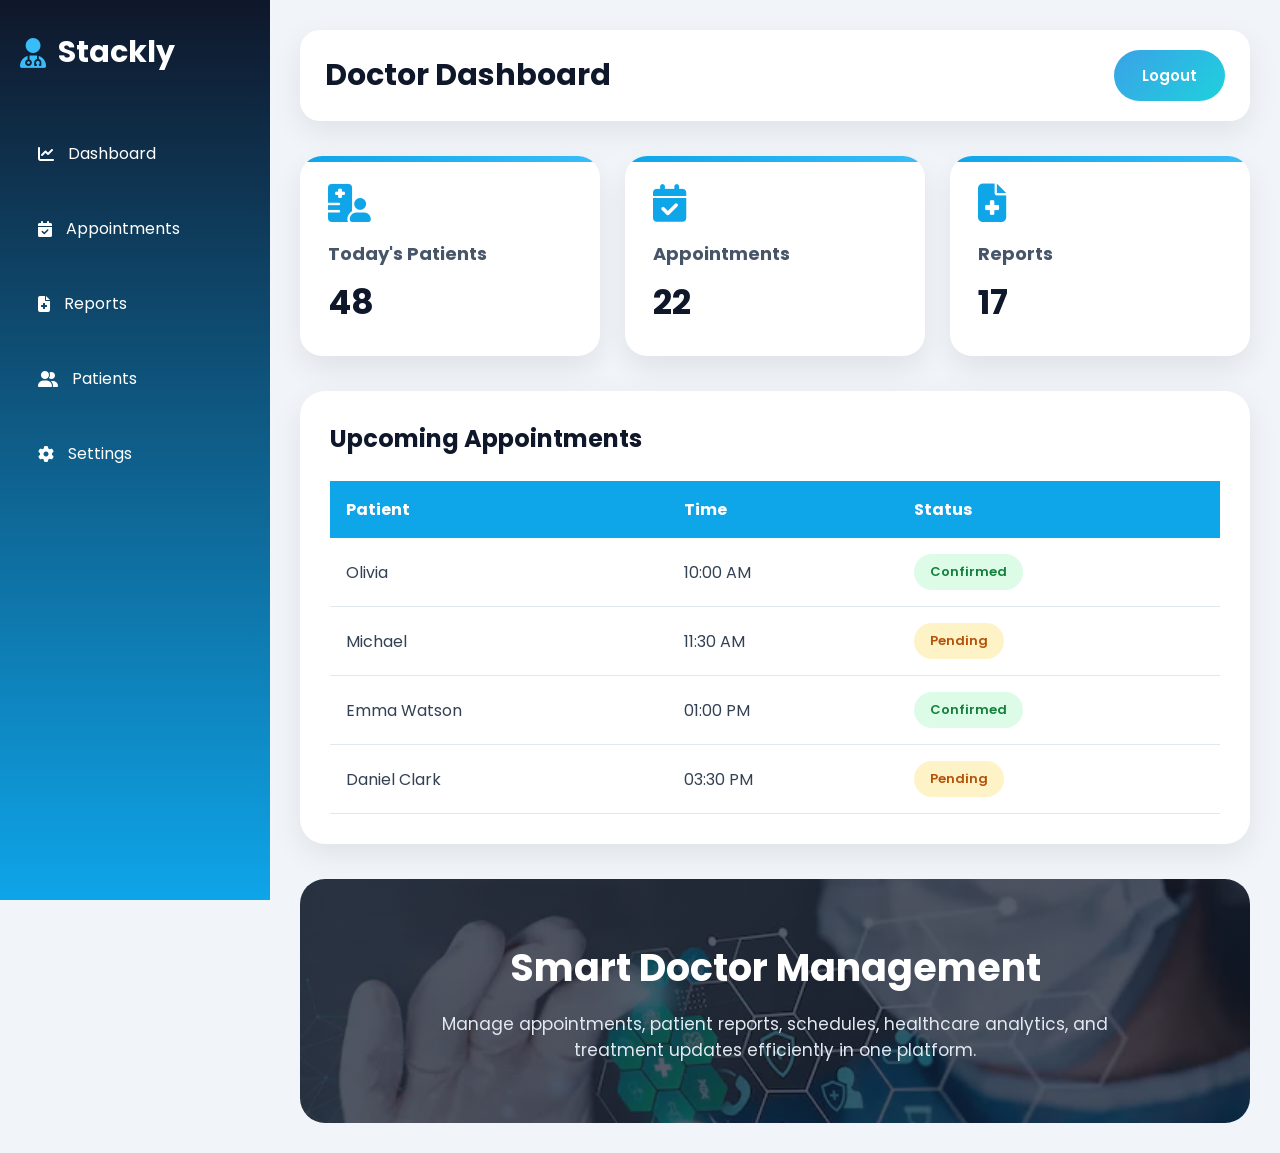
<file: doctor-dashboard.html>
<!DOCTYPE html>
<html lang="en">

<head>

  <meta charset="UTF-8" />

  <meta name="viewport"
    content="width=device-width, initial-scale=1.0" />

  <title>Doctor Dashboard | Stackly Healthcare</title>

  <!-- GOOGLE FONT -->
  <link
    href="https://fonts.googleapis.com/css2?family=Poppins:wght@300;400;500;600;700;800&display=swap"
    rel="stylesheet">

  <!-- FONT AWESOME -->
  <link rel="stylesheet"
    href="https://cdnjs.cloudflare.com/ajax/libs/font-awesome/6.5.1/css/all.min.css" />

  <style>

    *{
      margin:0;
      padding:0;
      box-sizing:border-box;
      font-family:'Poppins',sans-serif;
    }

    body{
      background:#f1f5f9;
      min-height:100vh;
      display:flex;
    }

    /* =========================
       SIDEBAR
    ========================= */

    .sidebar{

      width:270px;

      background:
      linear-gradient(180deg,#0f172a,#0ea5e9);

      color:white;

      padding:30px 20px;

      position:fixed;

      top:0;
      left:0;

      height:100vh;

      overflow:auto;
    }

    .logo{

      display:flex;
      align-items:center;
      gap:12px;

      font-size:30px;
      font-weight:700;

      margin-bottom:50px;
    }

    .logo i{
      color:#38bdf8;
    }

    .sidebar ul{
      list-style:none;
    }

    .sidebar ul li{
      margin-bottom:18px;
    }

    .sidebar ul li a{

      text-decoration:none;

      color:white;

      display:flex;
      align-items:center;
      gap:14px;

      padding:16px 18px;

      border-radius:14px;

      transition:0.4s;
    }

    .sidebar ul li a:hover{

      background:rgba(255,255,255,0.15);

      transform:translateX(6px);
    }

    /* =========================
       MAIN CONTENT
    ========================= */

    .dashboard-main{

      margin-left:270px;

      width:calc(100% - 270px);

      padding:30px;
    }

    /* =========================
       TOPBAR
    ========================= */

    .topbar{

      display:flex;
      justify-content:space-between;
      align-items:center;

      margin-bottom:35px;

      background:white;

      padding:20px 25px;

      border-radius:20px;

      box-shadow:0 10px 30px rgba(0,0,0,0.08);
    }

    .topbar h1{

      font-size:30px;

      color:#0f172a;
    }

    .logout-btn{

      padding:14px 28px;

      border:none;

      border-radius:40px;

      background:
      linear-gradient(135deg,#3aa2e7,#1fd1dd);

      color:white;

      font-size:15px;

      font-weight:600;

      cursor:pointer;

      transition:0.4s;
    }

    .logout-btn:hover{

      transform:translateY(-5px);

      box-shadow:0 12px 20px rgba(239,68,68,0.4);
    }

    /* =========================
       DASHBOARD CARDS
    ========================= */

    .dashboard-cards{

      display:grid;

      grid-template-columns:repeat(3,1fr);

      gap:25px;

      margin-bottom:35px;
    }

    .dash-card{

      background:white;

      padding:28px;

      border-radius:22px;

      box-shadow:0 12px 30px rgba(0,0,0,0.08);

      position:relative;

      overflow:hidden;

      transition:0.4s;
    }

    .dash-card::before{

      content:"";

      position:absolute;

      top:0;
      left:0;

      width:100%;
      height:6px;

      background:
      linear-gradient(90deg,#0ea5e9,#38bdf8);
    }

    .dash-card:hover{
      transform:translateY(-8px);
    }

    .dash-card i{

      font-size:38px;

      color:#0ea5e9;

      margin-bottom:18px;
    }

    .dash-card h3{

      color:#475569;

      margin-bottom:10px;

      font-size:18px;
    }

    .dash-card h2{

      font-size:34px;

      color:#0f172a;
    }

    /* =========================
       TABLE SECTION
    ========================= */

    .dashboard-table{

      background:white;

      padding:30px;

      border-radius:25px;

      box-shadow:0 10px 30px rgba(0,0,0,0.08);

      overflow-x:auto;
    }

    .dashboard-table h2{

      margin-bottom:25px;

      color:#0f172a;
    }

    table{

      width:100%;

      border-collapse:collapse;
    }

    table th{

      background:#0ea5e9;

      color:white;

      padding:16px;

      text-align:left;
    }

    table td{

      padding:16px;

      border-bottom:1px solid #e2e8f0;

      color:#334155;
    }

    table tr:hover{
      background:#f8fafc;
    }

    .status{

      padding:8px 16px;

      border-radius:30px;

      font-size:13px;

      font-weight:600;

      display:inline-block;
    }

    .confirmed{

      background:#dcfce7;

      color:#15803d;
    }

    .pending{

      background:#fef3c7;

      color:#b45309;
    }

    /* =========================
       BANNER
    ========================= */

    .doctor-banner{

      margin-top:35px;

      background:
      linear-gradient(rgba(15,23,42,0.7),
      rgba(15,23,42,0.7)),

      url('./images/image7.webp');

      background-size:cover;
      background-position:center;

      padding:60px 40px;

      border-radius:25px;

      color:white;

      text-align:center;
    }

    .doctor-banner h2{

      font-size:38px;

      margin-bottom:15px;
    }

    .doctor-banner p{

      font-size:17px;

      color:#e2e8f0;

      max-width:700px;

      margin:auto;
    }

    /* =========================
       RESPONSIVE
    ========================= */

    @media(max-width:1200px){

      .dashboard-cards{
        grid-template-columns:repeat(2,1fr);
      }

    }

    @media(max-width:900px){

      body{
        flex-direction:column;
      }

      .sidebar{

        width:100%;

        height:auto;

        position:relative;
      }

      .dashboard-main{

        margin-left:0;

        width:100%;
      }

    }

    @media(max-width:768px){

      .topbar{

        flex-direction:column;

        gap:18px;

        text-align:center;
      }

      .dashboard-cards{
        grid-template-columns:1fr;
      }

      .topbar h1{
        font-size:24px;
      }

      .doctor-banner{
        padding:40px 20px;
      }

      .doctor-banner h2{
        font-size:28px;
      }

    }

    @media(max-width:480px){

      .dashboard-main{
        padding:15px;
      }

      .sidebar{
        padding:25px 15px;
      }

      .logo{
        font-size:24px;
      }

      .dash-card{
        padding:22px;
      }

      .dash-card h2{
        font-size:28px;
      }

      table th,
      table td{

        padding:12px;

        font-size:13px;
      }

    }

  </style>

</head>

<body>

  <!-- SIDEBAR -->

  <div class="sidebar">

    <div class="logo">

      <i class="fa-solid fa-user-doctor"></i>

      Stackly

    </div>

    <ul>

      <li>
        <a href="doctor-dashboard.html">
          <i class="fa-solid fa-chart-line"></i>
          Dashboard
        </a>
      </li>

      <li>
        <a href="404.html">
          <i class="fa-solid fa-calendar-check"></i>
          Appointments
        </a>
      </li>

      <li>
        <a href="404.html">
          <i class="fa-solid fa-file-medical"></i>
          Reports
        </a>
      </li>

      <li>
        <a href="404.html">
          <i class="fa-solid fa-user-group"></i>
          Patients
        </a>
      </li>

      <li>
        <a href="404.html">
          <i class="fa-solid fa-gear"></i>
          Settings
        </a>
      </li>

    </ul>

  </div>

  <!-- MAIN CONTENT -->

  <div class="dashboard-main">

    <!-- TOPBAR -->

    <div class="topbar">

      <h1>Doctor Dashboard</h1>

      <button class="logout-btn"
        onclick="logout()">

        Logout

      </button>

    </div>

    <!-- DASHBOARD CARDS -->

    <div class="dashboard-cards">

      <div class="dash-card">

        <i class="fa-solid fa-hospital-user"></i>

        <h3>Today's Patients</h3>

        <h2>48</h2>

      </div>

      <div class="dash-card">

        <i class="fa-solid fa-calendar-check"></i>

        <h3>Appointments</h3>

        <h2>22</h2>

      </div>

      <div class="dash-card">

        <i class="fa-solid fa-file-medical"></i>

        <h3>Reports</h3>

        <h2>17</h2>

      </div>

    </div>

    <!-- TABLE -->

    <div class="dashboard-table">

      <h2>Upcoming Appointments</h2>

      <table>

        <tr>

          <th>Patient</th>

          <th>Time</th>

          <th>Status</th>

        </tr>

        <tr>

          <td>Olivia</td>

          <td>10:00 AM</td>

          <td>
            <span class="status confirmed">
              Confirmed
            </span>
          </td>

        </tr>

        <tr>

          <td>Michael</td>

          <td>11:30 AM</td>

          <td>
            <span class="status pending">
              Pending
            </span>
          </td>

        </tr>

        <tr>

          <td>Emma Watson</td>

          <td>01:00 PM</td>

          <td>
            <span class="status confirmed">
              Confirmed
            </span>
          </td>

        </tr>

        <tr>

          <td>Daniel Clark</td>

          <td>03:30 PM</td>

          <td>
            <span class="status pending">
              Pending
            </span>
          </td>

        </tr>

      </table>

    </div>

    <!-- BANNER -->

    <div class="doctor-banner">

      <h2>
        Smart Doctor Management
      </h2>

      <p>

        Manage appointments, patient reports,
        schedules, healthcare analytics, and
        treatment updates efficiently in one platform.

      </p>

    </div>

  </div>

  <!-- SCRIPT -->

  <script>

    function logout(){

      window.location.href =
      "login.html";

    }

  </script>

</body>

</html>
</file>
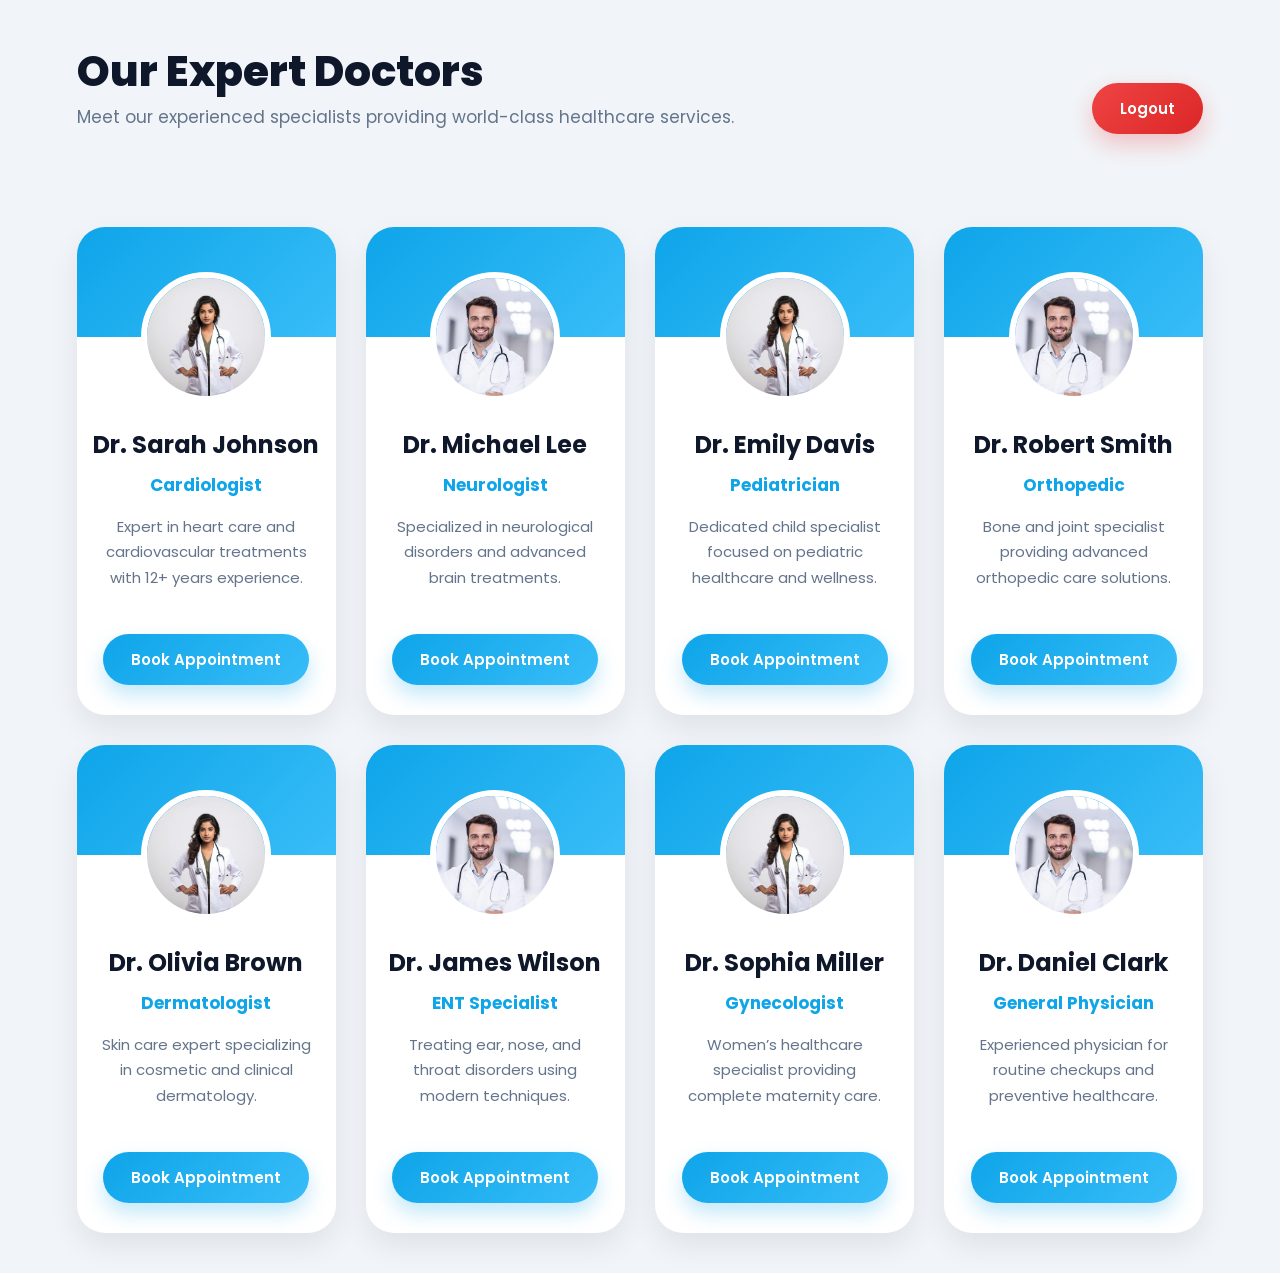
<file: doctor.html>
<!DOCTYPE html>
<html lang="en">

<head>

  <meta charset="UTF-8">

  <meta name="viewport" content="width=device-width, initial-scale=1.0">

  <title>Doctors | Stackly Healthcare</title>

  <!-- GOOGLE FONT -->
  <link href="https://fonts.googleapis.com/css2?family=Poppins:wght@300;400;500;600;700;800&display=swap" rel="stylesheet">

  <!-- FONT AWESOME -->
  <link rel="stylesheet"
  href="https://cdnjs.cloudflare.com/ajax/libs/font-awesome/6.5.1/css/all.min.css"/>

  <style>

    *{
      margin:0;
      padding:0;
      box-sizing:border-box;
      font-family:'Poppins',sans-serif;
    }

    body{

      background:#f1f5f9;

      min-height:100vh;

      padding:40px 6%;
    }

    /* =========================
       TOP BAR
    ========================= */

    .top-bar{

      display:flex;

      justify-content:space-between;

      align-items:center;

      margin-bottom:50px;

      flex-wrap:wrap;

      gap:20px;
    }

    .page-title{

      font-size:42px;

      color:#0f172a;

      font-weight:800;
    }

    .logout-btn{

      padding:14px 28px;

      border:none;

      border-radius:40px;

      background:linear-gradient(135deg,#ef4444,#dc2626);

      color:white;

      font-size:15px;

      font-weight:600;

      cursor:pointer;

      transition:0.4s;

      box-shadow:0 10px 25px rgba(239,68,68,0.3);
    }

    .logout-btn:hover{

      transform:translateY(-5px);

      box-shadow:0 15px 30px rgba(239,68,68,0.5);
    }

    /* =========================
       SECTION TITLE
    ========================= */

    .section-subtitle{

      color:#64748b;

      margin-bottom:45px;

      font-size:17px;

      line-height:1.7;
    }

    /* =========================
       DOCTOR CONTAINER
    ========================= */

    .doctor-container{

      display:grid;

      grid-template-columns:repeat(4,1fr);

      gap:30px;
    }

    /* =========================
       DOCTOR CARD
    ========================= */

    .doctor-card{

      background:white;

      border-radius:28px;

      overflow:hidden;

      text-align:center;

      position:relative;

      transition:0.4s;

      box-shadow:0 12px 30px rgba(0,0,0,0.08);
    }

    .doctor-card:hover{

      transform:translateY(-10px);
    }

    .doctor-top{

      height:110px;

      background:linear-gradient(135deg,#0ea5e9,#38bdf8);
    }

    .doctor-card img{

      width:130px;
      height:130px;

      border-radius:50%;

      object-fit:cover;

      border:6px solid white;

      margin-top:-65px;

      background:white;
    }

    .doctor-card h3{

      margin-top:18px;

      font-size:24px;

      color:#0f172a;
    }

    .doctor-card h4{

      color:#0ea5e9;

      margin:10px 0 16px;

      font-size:17px;
    }

    .doctor-card p{

      padding:0 22px;

      color:#64748b;

      line-height:1.7;

      font-size:15px;

      min-height:95px;
    }

    /* =========================
       BUTTON
    ========================= */

    .hero-btn{

      margin:25px 0 30px;

      padding:14px 28px;

      border:none;

      border-radius:40px;

      background:linear-gradient(135deg,#0ea5e9,#38bdf8);

      color:white;

      font-size:15px;

      font-weight:600;

      cursor:pointer;

      transition:0.4s;

      box-shadow:0 10px 20px rgba(14,165,233,0.25);
    }

    .hero-btn:hover{

      transform:translateY(-5px);

      box-shadow:0 15px 25px rgba(14,165,233,0.35);
    }

    /* =========================
       RESPONSIVE
    ========================= */

    @media(max-width:1200px){

      .doctor-container{

        grid-template-columns:repeat(3,1fr);
      }

    }

    @media(max-width:900px){

      .doctor-container{

        grid-template-columns:repeat(2,1fr);
      }

      .page-title{

        font-size:34px;
      }

    }

    @media(max-width:768px){

      body{

        padding:30px 20px;
      }

      .top-bar{

        flex-direction:column;

        align-items:flex-start;
      }

      .doctor-container{

        grid-template-columns:1fr;
      }

      .page-title{

        font-size:30px;
      }

    }

    @media(max-width:480px){

      body{

        padding:20px 15px;
      }

      .doctor-card h3{

        font-size:22px;
      }

      .doctor-card p{

        font-size:14px;
      }

      .hero-btn{

        width:85%;
      }

      .logout-btn{

        width:100%;
      }

    }

  </style>

</head>

<body>

  <!-- TOP BAR -->

  <div class="top-bar">

    <div>

      <h1 class="page-title">
        Our Expert Doctors
      </h1>

      <p class="section-subtitle">
        Meet our experienced specialists providing world-class healthcare services.
      </p>

    </div>

    <button class="logout-btn" onclick="logout()">

      Logout

    </button>

  </div>

  <!-- DOCTORS SECTION -->

  <div class="doctor-container">

    <!-- Doctor 1 -->

    <div class="doctor-card">

      <div class="doctor-top"></div>

      <img src="./images/Doctorfemale.webp">

      <h3>Dr. Sarah Johnson</h3>

      <h4>Cardiologist</h4>

      <p>
        Expert in heart care and cardiovascular treatments with 12+ years experience.
      </p>

      <a href="appointment.html">

        <button class="hero-btn">

          Book Appointment

        </button>

      </a>

    </div>

    <!-- Doctor 2 -->

    <div class="doctor-card">

      <div class="doctor-top"></div>

      <img src="./images/Doctormale.webp">

      <h3>Dr. Michael Lee</h3>

      <h4>Neurologist</h4>

      <p>
        Specialized in neurological disorders and advanced brain treatments.
      </p>

      <a href="appointment.html">

        <button class="hero-btn">

          Book Appointment

        </button>

      </a>

    </div>

    <!-- Doctor 3 -->

    <div class="doctor-card">

      <div class="doctor-top"></div>

      <img src="./images/Doctorfemale.webp">

      <h3>Dr. Emily Davis</h3>

      <h4>Pediatrician</h4>

      <p>
        Dedicated child specialist focused on pediatric healthcare and wellness.
      </p>

      <a href="appointment.html">

        <button class="hero-btn">

          Book Appointment

        </button>

      </a>

    </div>

    <!-- Doctor 4 -->

    <div class="doctor-card">

      <div class="doctor-top"></div>

      <img src="./images/Doctormale.webp">

      <h3>Dr. Robert Smith</h3>

      <h4>Orthopedic</h4>

      <p>
        Bone and joint specialist providing advanced orthopedic care solutions.
      </p>

      <a href="appointment.html">

        <button class="hero-btn">

          Book Appointment

        </button>

      </a>

    </div>

    <!-- Doctor 5 -->

    <div class="doctor-card">

      <div class="doctor-top"></div>

      <img src="./images/Doctorfemale.webp">

      <h3>Dr. Olivia Brown</h3>

      <h4>Dermatologist</h4>

      <p>
        Skin care expert specializing in cosmetic and clinical dermatology.
      </p>

      <a href="appointment.html">

        <button class="hero-btn">

          Book Appointment

        </button>

      </a>

    </div>

    <!-- Doctor 6 -->

    <div class="doctor-card">

      <div class="doctor-top"></div>

      <img src="./images/Doctormale.webp">

      <h3>Dr. James Wilson</h3>

      <h4>ENT Specialist</h4>

      <p>
        Treating ear, nose, and throat disorders using modern techniques.
      </p>

      <a href="appointment.html">

        <button class="hero-btn">

          Book Appointment

        </button>

      </a>

    </div>

    <!-- Doctor 7 -->

    <div class="doctor-card">

      <div class="doctor-top"></div>

      <img src="./images/Doctorfemale.webp">

      <h3>Dr. Sophia Miller</h3>

      <h4>Gynecologist</h4>

      <p>
        Women’s healthcare specialist providing complete maternity care.
      </p>

      <a href="appointment.html">

        <button class="hero-btn">

          Book Appointment

        </button>

      </a>

    </div>

    <!-- Doctor 8 -->

    <div class="doctor-card">

      <div class="doctor-top"></div>

      <img src="./images/Doctormale.webp">

      <h3>Dr. Daniel Clark</h3>

      <h4>General Physician</h4>

      <p>
        Experienced physician for routine checkups and preventive healthcare.
      </p>

      <a href="appointment.html">

        <button class="hero-btn">

          Book Appointment

        </button>

      </a>

    </div>

  </div>

  <!-- SCRIPT -->

  <script>

    function logout(){

      window.location.href = "login.html";

    }

  </script>

</body>

</html>
</file>
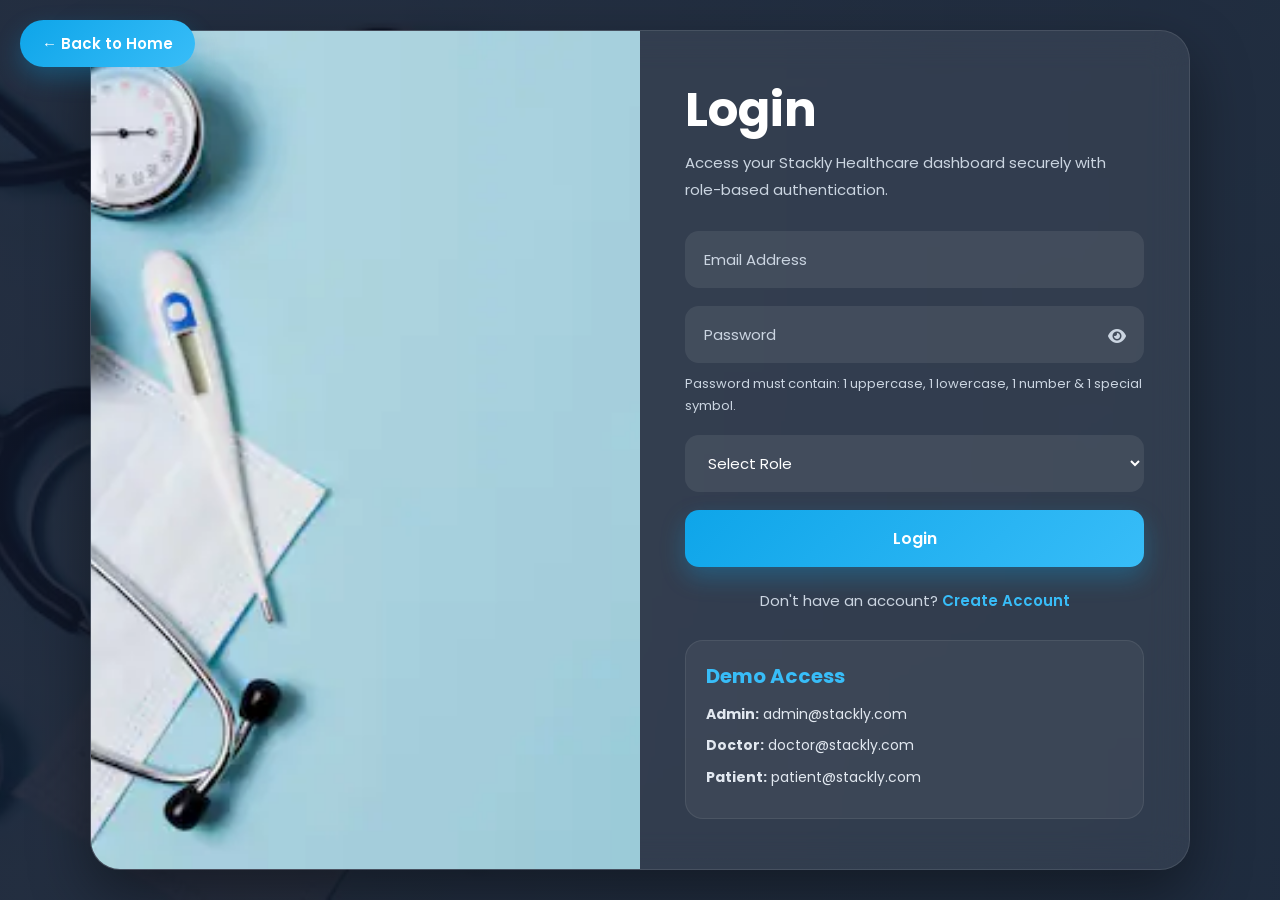
<file: login.html>
<!DOCTYPE html>
<html lang="en">

<head>

  <meta charset="UTF-8" />

  <meta
    name="viewport"
    content="width=device-width, initial-scale=1.0" />

  <title>Stackly Healthcare Login</title>

  <!-- GOOGLE FONT -->

  <link
    href="https://fonts.googleapis.com/css2?family=Poppins:wght@300;400;500;600;700;800&display=swap"
    rel="stylesheet">

  <!-- FONT AWESOME -->

  <link
    rel="stylesheet"
    href="https://cdnjs.cloudflare.com/ajax/libs/font-awesome/6.5.1/css/all.min.css" />

  <style>

    *{
      margin:0;
      padding:0;
      box-sizing:border-box;
      font-family:'Poppins',sans-serif;
    }

    body{

      min-height:100vh;

      display:flex;
      justify-content:center;
      align-items:center;

      background:
      linear-gradient(
      rgba(15,23,42,0.88),
      rgba(15,23,42,0.88)),

      url('./images/image5.webp');

      background-size:cover;
      background-position:center;
      background-repeat:no-repeat;

      padding:20px;

      overflow-x:hidden;
    }

    /* =========================
       BACK BUTTON
    ========================== */

    .back-home{

      position:fixed;

      top:20px;
      left:20px;

      padding:12px 22px;

      border-radius:50px;

      background:
      linear-gradient(135deg,#0ea5e9,#38bdf8);

      color:white;

      text-decoration:none;

      font-weight:600;

      font-size:15px;

      transition:0.4s;

      z-index:1000;

      box-shadow:
      0 10px 25px rgba(14,165,233,0.3);
    }

    .back-home:hover{

      transform:translateY(-4px);
    }

    /* =========================
       MAIN CONTAINER
    ========================== */

    .auth-container{

      width:100%;
      max-width:1100px;

      min-height:650px;

      display:grid;

      grid-template-columns:1fr 1fr;

      align-items:center;

      background:rgba(255,255,255,0.08);

      backdrop-filter:blur(18px);

      border-radius:30px;

      overflow:hidden;

      border:1px solid rgba(255,255,255,0.1);

      box-shadow:
      0 25px 60px rgba(0,0,0,0.4);

      animation:fadeIn 1s ease;
    }

    /* =========================
       IMAGE SECTION
    ========================== */

    .auth-image{

      width:100%;
      height:100%;
    }

    .auth-image img{

      width:100%;
      height:100%;

      object-fit:cover;

      display:block;
    }

    /* =========================
       FORM SECTION
    ========================== */

    .auth-form-section{

      width:100%;

      padding:50px 45px;

      display:flex;
      flex-direction:column;
      justify-content:center;

      color:white;
    }

    .auth-form-section h1{

      font-size:48px;

      margin-bottom:10px;

      line-height:1.2;
    }

    .auth-form-section p{

      color:#cbd5e1;

      line-height:1.8;

      margin-bottom:28px;

      font-size:15px;
    }

    /* =========================
       FORM
    ========================== */

    form{

      width:100%;
    }

    form input,
    form select{

      width:100%;

      padding:16px 18px;

      margin-bottom:18px;

      border:none;

      border-radius:14px;

      background:rgba(255,255,255,0.08);

      color:white;

      font-size:15px;

      outline:none;

      border:1px solid transparent;

      transition:0.3s;
    }

    form input::placeholder{

      color:#cbd5e1;
    }

    form input:focus,
    form select:focus{

      border:1px solid #38bdf8;

      box-shadow:
      0 0 15px rgba(56,189,248,0.3);
    }

    form select option{

      background:#0f172a;
      color:white;
    }

    /* =========================
       PASSWORD TOGGLE
    ========================== */

    .password-wrapper{

      position:relative;

      width:100%;
    }

    .password-wrapper input{

      padding-right:50px;
    }

    .toggle-password{

      position:absolute;

      right:18px;

      top:40%;

      transform:translateY(-50%);

      color:#cbd5e1;

      cursor:pointer;

      font-size:16px;

      transition:0.3s;
    }

    .toggle-password:hover{

      color:#38bdf8;
    }

    /* =========================
       PASSWORD NOTE
    ========================== */

    .password-note{

      font-size:13px;

      color:#cbd5e1;

      margin-top:-8px;
      margin-bottom:18px;

      line-height:1.7;
    }

    /* =========================
       BUTTON
    ========================== */

    .auth-btn{

      width:100%;

      padding:16px;

      border:none;

      border-radius:14px;

      background:
      linear-gradient(135deg,#0ea5e9,#38bdf8);

      color:white;

      font-size:16px;

      font-weight:600;

      cursor:pointer;

      transition:0.4s;

      box-shadow:
      0 10px 25px rgba(14,165,233,0.3);
    }

    .auth-btn:hover{

      transform:translateY(-4px);

      box-shadow:
      0 15px 30px rgba(14,165,233,0.45);
    }

    /* =========================
       AUTH LINK
    ========================== */

    .auth-link{

      margin-top:22px;

      text-align:center;

      color:#cbd5e1;

      font-size:15px;
    }

    .auth-link a{

      color:#38bdf8;

      text-decoration:none;

      font-weight:600;
    }

    .auth-link a:hover{

      text-decoration:underline;
    }

    /* =========================
       DEMO BOX
    ========================== */

    .demo-box{

      margin-top:28px;

      padding:20px;

      border-radius:18px;

      background:rgba(255,255,255,0.05);

      border:1px solid rgba(255,255,255,0.08);
    }

    .demo-box h3{

      margin-bottom:12px;

      color:#38bdf8;

      font-size:20px;
    }

    .demo-box p{

      margin-bottom:8px;

      color:#e2e8f0;

      font-size:14px;

      line-height:1.7;
    }

    /* =========================
       ANIMATION
    ========================== */

    @keyframes fadeIn{

      from{
        opacity:0;
        transform:translateY(30px);
      }

      to{
        opacity:1;
        transform:translateY(0);
      }
    }

    /* =========================
       RESPONSIVE
    ========================== */

    @media(max-width:992px){

      body{

        padding:20px;

        align-items:flex-start;
      }

      .auth-container{

        grid-template-columns:1fr;

        max-width:650px;

        margin-top:80px;
      }

      .auth-image{

        height:300px;
      }

      .auth-form-section{

        padding:40px 35px;
      }

      .auth-form-section h1{

        font-size:40px;

        text-align:center;
      }

      .auth-form-section p{

        text-align:center;
      }
    }

    @media(max-width:768px){

      body{

        padding:15px;
      }

      .back-home{

        top:15px;
        left:15px;

        padding:10px 18px;

        font-size:14px;
      }

      .auth-container{

        margin-top:70px;

        border-radius:24px;
      }

      .auth-image{

        height:240px;
      }

      .auth-form-section{

        padding:35px 24px;
      }

      .auth-form-section h1{

        font-size:32px;
      }
    }

    @media(max-width:480px){

      .auth-form-section{

        padding:28px 18px;
      }

      .auth-form-section h1{

        font-size:28px;
      }

      .auth-btn{

        padding:14px;
      }
    }

  </style>

</head>

<body>

  <!-- BACK BUTTON -->

  <a href="index.html" class="back-home">

    ← Back to Home

  </a>

  <!-- MAIN CONTAINER -->

  <div class="auth-container">

    <!-- IMAGE -->

    <div class="auth-image">

      <img
        src="./images/image5.webp"
        alt="Healthcare">

    </div>

    <!-- FORM SECTION -->

    <div class="auth-form-section">

      <h1>Login</h1>

      <p>

        Access your Stackly Healthcare dashboard
        securely with role-based authentication.

      </p>

      <!-- FORM -->

      <form id="loginForm">

        <input
          type="email"
          id="email"
          placeholder="Email Address"
          autocomplete="email"
          required>

        <!-- PASSWORD -->

        <div class="password-wrapper">

          <input
            type="password"
            id="password"
            placeholder="Password"
            autocomplete="current-password"
            required>

          <i
            class="fa-solid fa-eye toggle-password"
            id="togglePassword">
          </i>

        </div>

        <div class="password-note">

          Password must contain:
          1 uppercase, 1 lowercase,
          1 number & 1 special symbol.

        </div>

        <select id="role" required>

          <option value="" disabled selected>

            Select Role

          </option>

          <option value="admin">

            Admin

          </option>

          <option value="doctor">

            Doctor

          </option>

          <option value="patient">

            Patient

          </option>

        </select>

        <button
          type="submit"
          class="auth-btn">

          Login

        </button>

      </form>

      <!-- LINK -->

      <div class="auth-link">

        Don't have an account?

        <a href="register.html">

          Create Account

        </a>

      </div>

      <!-- DEMO BOX -->

      <div class="demo-box">

        <h3>Demo Access</h3>

        <p>
          <strong>Admin:</strong>
          admin@stackly.com
        </p>

        <p>
          <strong>Doctor:</strong>
          doctor@stackly.com
        </p>

        <p>
          <strong>Patient:</strong>
          patient@stackly.com
        </p>

      </div>

    </div>

  </div>

  <!-- SCRIPT -->

  <script>

    // PASSWORD SHOW/HIDE

    const togglePassword =
    document.getElementById("togglePassword");

    const passwordInput =
    document.getElementById("password");

    togglePassword.addEventListener("click", () => {

      if(passwordInput.type === "password"){

        passwordInput.type = "text";

        togglePassword.classList.remove("fa-eye");

        togglePassword.classList.add("fa-eye-slash");

      }

      else{

        passwordInput.type = "password";

        togglePassword.classList.remove("fa-eye-slash");

        togglePassword.classList.add("fa-eye");

      }

    });

    // LOGIN FORM

    document
    .getElementById("loginForm")
    .addEventListener("submit", function(event){

      event.preventDefault();

      const email =
      document.getElementById("email").value.trim();

      const password =
      document.getElementById("password").value;

      const role =
      document.getElementById("role").value;

      // PASSWORD VALIDATION

      const passwordPattern =
      /^(?=.*[a-z])(?=.*[A-Z])(?=.*\d)(?=.*[@$!%*?&]).{8,}$/;

      if(!passwordPattern.test(password)){

        alert(
          "Password must contain:\n\n" +
          "• 1 Uppercase Letter\n" +
          "• 1 Lowercase Letter\n" +
          "• 1 Number\n" +
          "• 1 Special Symbol\n" +
          "• Minimum 8 Characters"
        );

        return;
      }

      if(email === "" ||
         password === "" ||
         role === ""){

        alert("Please fill all fields");

        return;
      }

      // ROLE REDIRECT

      if(role === "admin"){

        window.location.href =
        "admin-dashboard.html";
      }

      else if(role === "doctor"){

        window.location.href =
        "doctor-dashboard.html";
      }

      else if(role === "patient"){

        window.location.href =
        "patient-dashboard.html";
      }

      else{

        alert("Invalid Role");
      }

    });

  </script>

</body>

</html>
</file>
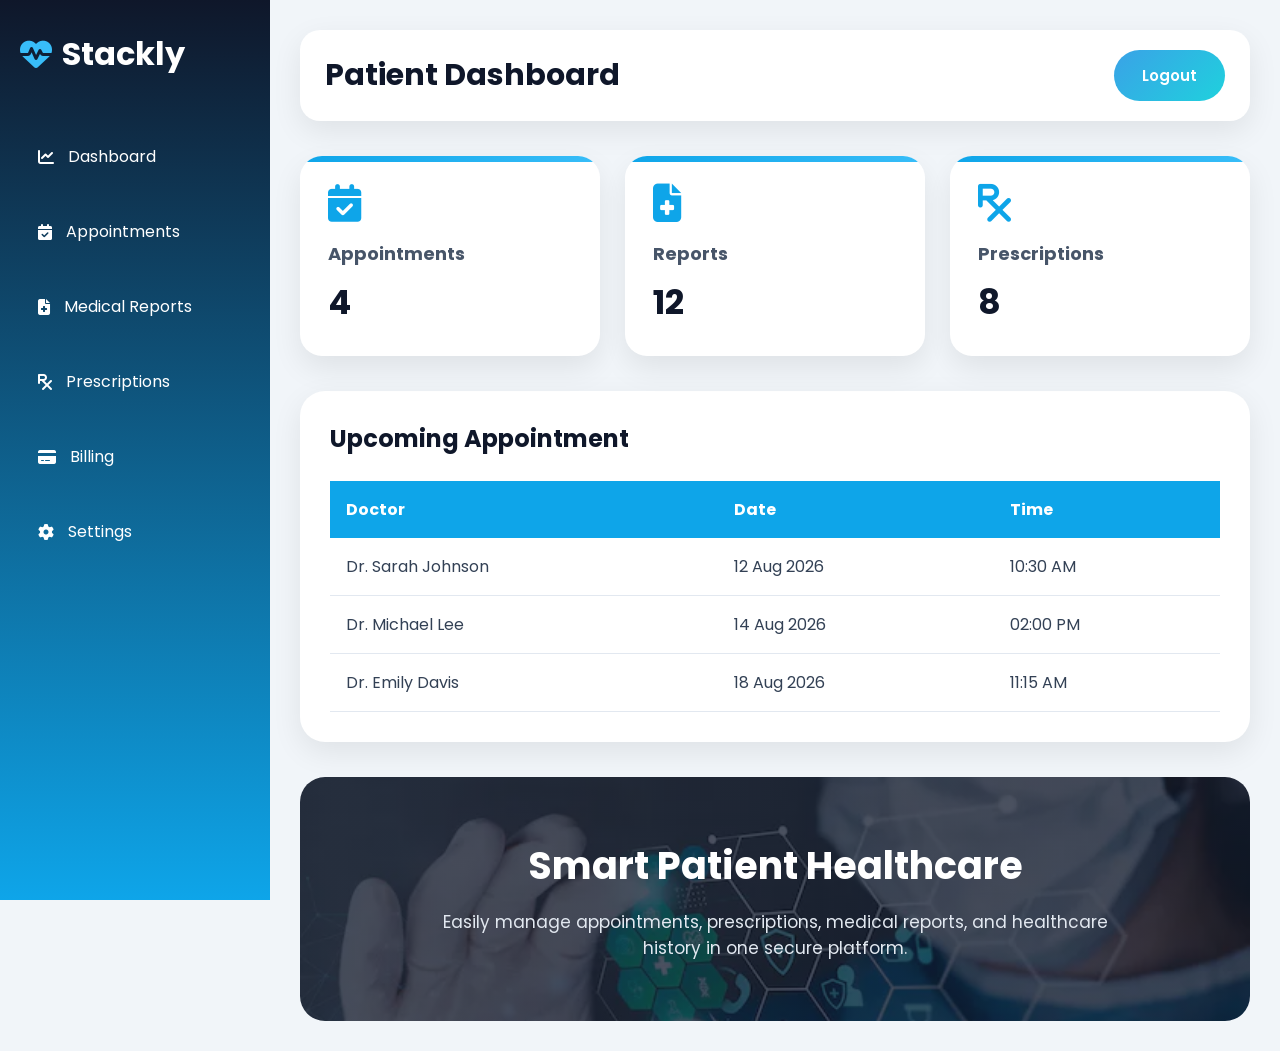
<file: patient-dashboard.html>
<!DOCTYPE html>
<html lang="en">

<head>

  <meta charset="UTF-8" />

  <meta name="viewport"
    content="width=device-width, initial-scale=1.0" />

  <title>Patient Dashboard | Stackly Healthcare</title>

  <!-- GOOGLE FONT -->
  <link
    href="https://fonts.googleapis.com/css2?family=Poppins:wght@300;400;500;600;700;800&display=swap"
    rel="stylesheet">

  <!-- FONT AWESOME -->
  <link rel="stylesheet"
    href="https://cdnjs.cloudflare.com/ajax/libs/font-awesome/6.5.1/css/all.min.css" />

  <style>

    *{
      margin:0;
      padding:0;
      box-sizing:border-box;
      font-family:'Poppins',sans-serif;
    }

    body{
      background:#f1f5f9;
      min-height:100vh;
      display:flex;
    }

    /* =========================
       SIDEBAR
    ========================= */

    .sidebar{

      width:270px;

      background:
      linear-gradient(180deg,#0f172a,#0ea5e9);

      color:white;

      padding:30px 20px;

      position:fixed;

      top:0;
      left:0;

      height:100vh;

      overflow:auto;
    }

    .sidebar h2{

      font-size:32px;

      margin-bottom:50px;

      display:flex;
      align-items:center;
      gap:10px;
    }

    .sidebar h2 i{
      color:#38bdf8;
    }

    .sidebar ul{
      list-style:none;
    }

    .sidebar ul li{
      margin-bottom:18px;
    }

    .sidebar ul li a{

      text-decoration:none;

      color:white;

      display:flex;
      align-items:center;
      gap:14px;

      padding:16px 18px;

      border-radius:14px;

      transition:0.4s;
    }

    .sidebar ul li a:hover{

      background:rgba(255,255,255,0.15);

      transform:translateX(6px);
    }

    /* =========================
       MAIN CONTENT
    ========================= */

    .dashboard-main{

      margin-left:270px;

      width:calc(100% - 270px);

      padding:30px;
    }

    /* =========================
       TOPBAR
    ========================= */

    .topbar{

      display:flex;
      justify-content:space-between;
      align-items:center;

      margin-bottom:35px;

      background:white;

      padding:20px 25px;

      border-radius:20px;

      box-shadow:0 10px 30px rgba(0,0,0,0.08);
    }

    .topbar h1{

      font-size:30px;

      color:#0f172a;
    }

    .logout-btn{

      padding:14px 28px;

      border:none;

      border-radius:40px;

      background:
      linear-gradient(135deg,#3aa2e7,#1fd1dd);

      color:white;

      font-size:15px;

      font-weight:600;

      cursor:pointer;

      transition:0.4s;
    }

    .logout-btn:hover{

      transform:translateY(-5px);

      box-shadow:0 12px 20px rgba(239,68,68,0.4);
    }

    /* =========================
       DASHBOARD CARDS
    ========================= */

    .dashboard-cards{

      display:grid;

      grid-template-columns:repeat(3,1fr);

      gap:25px;

      margin-bottom:35px;
    }

    .dash-card{

      background:white;

      padding:28px;

      border-radius:22px;

      box-shadow:0 12px 30px rgba(0,0,0,0.08);

      position:relative;

      overflow:hidden;

      transition:0.4s;
    }

    .dash-card::before{

      content:"";

      position:absolute;

      top:0;
      left:0;

      width:100%;
      height:6px;

      background:
      linear-gradient(90deg,#0ea5e9,#38bdf8);
    }

    .dash-card:hover{
      transform:translateY(-8px);
    }

    .dash-card i{

      font-size:38px;

      color:#0ea5e9;

      margin-bottom:18px;
    }

    .dash-card h3{

      color:#475569;

      margin-bottom:10px;

      font-size:18px;
    }

    .dash-card h2{

      font-size:34px;

      color:#0f172a;
    }

    /* =========================
       TABLE SECTION
    ========================= */

    .dashboard-table{

      background:white;

      padding:30px;

      border-radius:25px;

      box-shadow:0 10px 30px rgba(0,0,0,0.08);

      overflow-x:auto;
    }

    .dashboard-table h2{

      margin-bottom:25px;

      color:#0f172a;
    }

    table{

      width:100%;

      border-collapse:collapse;
    }

    table th{

      background:#0ea5e9;

      color:white;

      padding:16px;

      text-align:left;
    }

    table td{

      padding:16px;

      border-bottom:1px solid #e2e8f0;

      color:#334155;
    }

    table tr:hover{
      background:#f8fafc;
    }

    /* =========================
       HEALTH BANNER
    ========================= */

    .patient-banner{

      margin-top:35px;

      background:
      linear-gradient(rgba(15,23,42,0.75),
      rgba(15,23,42,0.75)),

      url('./images/image7.webp');

      background-size:cover;
      background-position:center;

      padding:60px 40px;

      border-radius:25px;

      color:white;

      text-align:center;
    }

    .patient-banner h2{

      font-size:38px;

      margin-bottom:15px;
    }

    .patient-banner p{

      font-size:17px;

      color:#e2e8f0;

      max-width:700px;

      margin:auto;
    }

    /* =========================
       RESPONSIVE
    ========================= */

    @media(max-width:1200px){

      .dashboard-cards{
        grid-template-columns:repeat(2,1fr);
      }

    }

    @media(max-width:900px){

      body{
        flex-direction:column;
      }

      .sidebar{

        width:100%;

        height:auto;

        position:relative;
      }

      .dashboard-main{

        margin-left:0;

        width:100%;
      }

    }

    @media(max-width:768px){

      .topbar{

        flex-direction:column;

        gap:18px;

        text-align:center;
      }

      .dashboard-cards{
        grid-template-columns:1fr;
      }

      .topbar h1{
        font-size:24px;
      }

      .patient-banner{
        padding:40px 20px;
      }

      .patient-banner h2{
        font-size:28px;
      }

    }

    @media(max-width:480px){

      .dashboard-main{
        padding:15px;
      }

      .sidebar{
        padding:25px 15px;
      }

      .sidebar h2{
        font-size:26px;
      }

      .dash-card{
        padding:22px;
      }

      .dash-card h2{
        font-size:28px;
      }

      table th,
      table td{

        padding:12px;

        font-size:13px;
      }

    }

  </style>

</head>

<body>

  <!-- SIDEBAR -->

  <div class="sidebar">

    <h2>
      <i class="fa-solid fa-heart-pulse"></i>
      Stackly
    </h2>

    <ul>

      <li>
        <a href="patient-dashboard.html">
          <i class="fa-solid fa-chart-line"></i>
          Dashboard
        </a>
      </li>

      <li>
        <a href="404.html">
          <i class="fa-solid fa-calendar-check"></i>
          Appointments
        </a>
      </li>

      <li>
        <a href="404.html">
          <i class="fa-solid fa-file-medical"></i>
          Medical Reports
        </a>
      </li>

      <li>
        <a href="404.html">
          <i class="fa-solid fa-prescription"></i>
          Prescriptions
        </a>
      </li>

      <li>
        <a href="404.html">
          <i class="fa-solid fa-credit-card"></i>
          Billing
        </a>
      </li>

      <li>
        <a href="404.html">
          <i class="fa-solid fa-gear"></i>
          Settings
        </a>
      </li>

    </ul>

  </div>

  <!-- MAIN CONTENT -->

  <div class="dashboard-main">

    <!-- TOPBAR -->

    <div class="topbar">

      <h1>Patient Dashboard</h1>

      <button class="logout-btn"
        onclick="logout()">

        Logout

      </button>

    </div>

    <!-- DASHBOARD CARDS -->

    <div class="dashboard-cards">

      <div class="dash-card">

        <i class="fa-solid fa-calendar-check"></i>

        <h3>Appointments</h3>

        <h2>4</h2>

      </div>

      <div class="dash-card">

        <i class="fa-solid fa-file-medical"></i>

        <h3>Reports</h3>

        <h2>12</h2>

      </div>

      <div class="dash-card">

        <i class="fa-solid fa-prescription"></i>

        <h3>Prescriptions</h3>

        <h2>8</h2>

      </div>

    </div>

    <!-- TABLE -->

    <div class="dashboard-table">

      <h2>Upcoming Appointment</h2>

      <table>

        <tr>

          <th>Doctor</th>

          <th>Date</th>

          <th>Time</th>

        </tr>

        <tr>

          <td>Dr. Sarah Johnson</td>

          <td>12 Aug 2026</td>

          <td>10:30 AM</td>

        </tr>

        <tr>

          <td>Dr. Michael Lee</td>

          <td>14 Aug 2026</td>

          <td>02:00 PM</td>

        </tr>

        <tr>

          <td>Dr. Emily Davis</td>

          <td>18 Aug 2026</td>

          <td>11:15 AM</td>

        </tr>

      </table>

    </div>

    <!-- HEALTHCARE BANNER -->

    <div class="patient-banner">

      <h2>
        Smart Patient Healthcare
      </h2>

      <p>

        Easily manage appointments,
        prescriptions, medical reports,
        and healthcare history in one secure platform.

      </p>

    </div>

  </div>

  <!-- SCRIPT -->

  <script>

    function logout(){

      window.location.href =
      "login.html";

    }

  </script>

</body>

</html>
</file>
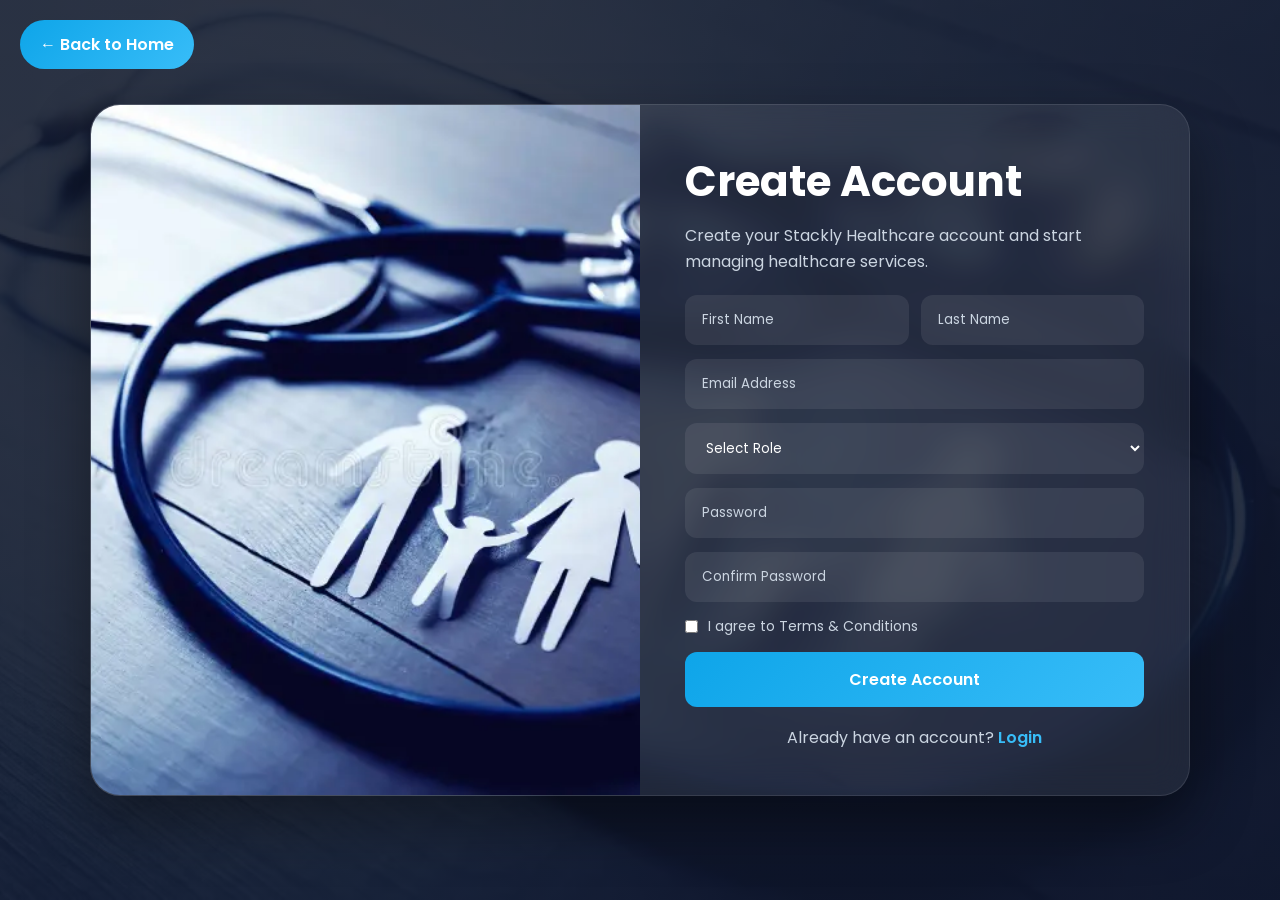
<file: register.html>
<!DOCTYPE html>
<html lang="en">

<head>

  <meta charset="UTF-8">
  <meta name="viewport" content="width=device-width, initial-scale=1.0">

  <title>Create Account - Stackly Healthcare</title>

  <!-- GOOGLE FONT -->
  <link href="https://fonts.googleapis.com/css2?family=Poppins:wght@300;400;500;600;700;800&display=swap" rel="stylesheet">

  <style>

    *{
      margin:0;
      padding:0;
      box-sizing:border-box;
      font-family:'Poppins',sans-serif;
    }

    html{
      scroll-behavior:smooth;
    }

    body{
      min-height:100vh;
      display:flex;
      justify-content:center;
      align-items:center;
      padding:20px;
      overflow-x:hidden;

      background:
      linear-gradient(rgba(15,23,42,0.88), rgba(15,23,42,0.88)),
      url('./images/image6.webp');

      background-size:cover;
      background-position:center;
      background-repeat:no-repeat;
    }

    /* BACK BUTTON */

    .back-home{
      position:fixed;
      top:20px;
      left:20px;

      padding:12px 20px;

      border-radius:40px;

      background:linear-gradient(135deg,#0ea5e9,#38bdf8);

      color:white;

      text-decoration:none;

      font-weight:600;

      transition:0.3s ease;

      z-index:1000;
    }

    .back-home:hover{
      transform:translateY(-3px);
    }

    /* MAIN CONTAINER */

    .auth-container{

      width:100%;
      max-width:1100px;

      display:grid;
      grid-template-columns:1fr 1fr;

      background:rgba(255,255,255,0.08);

      backdrop-filter:blur(18px);

      border-radius:30px;

      overflow:hidden;

      border:1px solid rgba(255,255,255,0.1);

      box-shadow:0 25px 60px rgba(0,0,0,0.4);
    }

    /* IMAGE */

    .auth-image img{
      width:100%;
      height:100%;
      object-fit:cover;
      display:block;
    }

    /* FORM SECTION */

    .auth-form-section{

      padding:45px;

      color:white;

      display:flex;
      flex-direction:column;
      justify-content:center;
    }

    .auth-form-section h1{
      font-size:42px;
      margin-bottom:10px;
    }

    .auth-form-section p{
      color:#cbd5e1;
      margin-bottom:20px;
      line-height:1.6;
    }

    /* INPUT GRID */

    .input-grid{
      display:grid;
      grid-template-columns:1fr 1fr;
      gap:12px;
    }

    /* INPUTS */

    form input,
    form select{

      width:100%;

      padding:14px 16px;

      margin-bottom:14px;

      border-radius:12px;

      border:none;

      outline:none;

      background:rgba(255,255,255,0.08);

      color:white;

      border:1px solid transparent;

      transition:0.3s ease;
    }

    form input::placeholder{
      color:#cbd5e1;
    }

    form input:focus,
    form select:focus{
      border:1px solid #38bdf8;
      box-shadow:0 0 10px rgba(56,189,248,0.2);
    }

    form select option{
      background:#0f172a;
      color:white;
    }

    /* TERMS */

    .terms{
      display:flex;
      align-items:center;
      gap:10px;
      font-size:14px;
      color:#cbd5e1;
      margin-bottom:15px;
    }

    .terms input{
      width:auto;
      margin-bottom:0;
    }

    /* ERROR */

    #passwordError,
    #nameError{

      color:#ff6b6b;

      font-size:13px;

      margin-bottom:10px;

      display:none;
    }

    /* BUTTON */

    .auth-btn{

      width:100%;

      padding:15px;

      border:none;

      border-radius:12px;

      background:linear-gradient(135deg,#0ea5e9,#38bdf8);

      color:white;

      font-size:16px;

      font-weight:600;

      cursor:pointer;

      transition:0.3s ease;
    }

    .auth-btn:hover{
      transform:translateY(-3px);
    }

    /* LOGIN LINK */

    .auth-link{
      margin-top:18px;
      text-align:center;
      color:#cbd5e1;
    }

    .auth-link a{
      color:#38bdf8;
      text-decoration:none;
      font-weight:600;
    }

    /* ACCESSIBILITY */

    button:focus,
    a:focus,
    input:focus,
    select:focus{
      outline:2px solid #38bdf8;
      outline-offset:2px;
    }

    /* =========================
       RESPONSIVE
    ========================= */

    @media(max-width:992px){

      body{
        align-items:flex-start;
      }

      .auth-container{
        grid-template-columns:1fr;
        margin-top:80px;
      }

      .auth-image{
        height:260px;
      }

      .auth-form-section{
        padding:35px 25px;
        text-align:center;
      }

      .input-grid{
        grid-template-columns:1fr;
      }

    }

    @media(max-width:480px){

      body{
        padding:10px;
      }

      .auth-image{
        height:180px;
      }

      .auth-form-section h1{
        font-size:28px;
      }

      form input,
      form select{
        padding:12px;
        font-size:14px;
      }

      .auth-btn{
        padding:13px;
      }

    }

    @media(max-width:360px){

      .auth-form-section{
        padding:25px 18px;
      }

      .back-home{
        font-size:13px;
        padding:10px 16px;
      }

    }

  </style>

</head>

<body>

  <!-- BACK BUTTON -->

  <a href="index.html" class="back-home">

    ← Back to Home

  </a>

  <!-- MAIN CONTAINER -->

  <div class="auth-container">

    <!-- IMAGE -->

    <div class="auth-image">

      <img src="./images/image6.webp" alt="Healthcare Registration">

    </div>

    <!-- FORM -->

    <div class="auth-form-section">

      <h1>Create Account</h1>

      <p>
        Create your Stackly Healthcare account and start managing healthcare services.
      </p>

      <form id="registerForm">

        <!-- NAME INPUTS -->

        <div class="input-grid">

          <input
          type="text"
          id="firstName"
          name="firstName"
          placeholder="First Name"
          pattern="[A-Za-z ]+"
          title="Only alphabets allowed"
          required>

          <input
          type="text"
          id="lastName"
          name="lastName"
          placeholder="Last Name"
          pattern="[A-Za-z ]+"
          title="Only alphabets allowed"
          required>

        </div>

        <p id="nameError">
          Only alphabets are allowed in name fields
        </p>

        <!-- EMAIL -->

        <input
        type="email"
        id="email"
        name="email"
        placeholder="Email Address"
        autocomplete="email"
        required>

        <!-- ROLE -->

        <select
        id="role"
        name="role"
        required>

          <option value="" disabled selected>

            Select Role

          </option>

          <option>Admin</option>

          <option>Doctor</option>

          <option>Patient</option>

        </select>

        <!-- PASSWORD -->

        <input
        type="password"
        id="password"
        name="password"
        placeholder="Password"
        autocomplete="new-password"
        pattern="(?=.*\d)(?=.*[a-z])(?=.*[A-Z])(?=.*[@#$%^&+=!]).{8,}"
        title="Password must contain uppercase, lowercase, number, special character and minimum 8 characters"
        required>

        <!-- CONFIRM PASSWORD -->

        <input
        type="password"
        id="confirmPassword"
        name="confirmPassword"
        placeholder="Confirm Password"
        autocomplete="new-password"
        required>

        <!-- PASSWORD ERROR -->

        <p id="passwordError">

          Passwords do not match

        </p>

        <!-- TERMS -->

        <label class="terms">

          <input
          type="checkbox"
          id="terms"
          name="terms"
          required>

          I agree to Terms & Conditions

        </label>

        <!-- BUTTON -->

        <button type="submit" class="auth-btn">

          Create Account

        </button>

      </form>

      <!-- LOGIN LINK -->

      <div class="auth-link">

        Already have an account?

        <a href="login.html">

          Login

        </a>

      </div>

    </div>

  </div>

  <!-- SCRIPT -->

  <script>

    const form =
    document.getElementById("registerForm");

    const password =
    document.getElementById("password");

    const confirmPassword =
    document.getElementById("confirmPassword");

    const passwordError =
    document.getElementById("passwordError");

    const firstName =
    document.getElementById("firstName");

    const lastName =
    document.getElementById("lastName");

    const nameError =
    document.getElementById("nameError");

    form.addEventListener("submit", function(e){

      e.preventDefault();

      // NAME VALIDATION

      const namePattern = /^[A-Za-z ]+$/;

      if(
        !namePattern.test(firstName.value) ||
        !namePattern.test(lastName.value)
      ){

        nameError.style.display = "block";

        return;

      }

      nameError.style.display = "none";

      // PASSWORD MATCH

      if(password.value !== confirmPassword.value){

        passwordError.style.display = "block";

        return;

      }

      passwordError.style.display = "none";

      // SUCCESS

      alert("Account Created Successfully");

      window.location.href = "login.html";

    });

  </script>

</body>

</html>
</file>
<file: style.css>
/* ==========================================================================
   GLOBAL STYLES
========================================================================== */

*{
  margin:0;
  padding:0;
  box-sizing:border-box;
  font-family:'Poppins',sans-serif;
}

html{
  scroll-behavior:smooth;
}

body{
  width:100%;
  overflow-x:hidden;
  background:#f4f8fb;
  color:#0f172a;
}

/* ==========================================================================
   GLOBAL CONTAINER
========================================================================== */

section,
.footer-top,
.footer-bottom{
  width:100%;
  max-width:1400px;
  margin:auto;
}

section{
  padding:90px 6%;
}

/* ==========================================================================
   ACCESSIBILITY
========================================================================== */

button:focus,
a:focus,
input:focus,
select:focus{
  outline:2px solid #0ea5e9;
  outline-offset:2px;
}

/* ==========================================================================
   NAVBAR
========================================================================== */

.navbar-wrapper{
  position:fixed;
  top:0;
  left:0;
  width:100%;
  z-index:1000;
  background:rgba(255,255,255,0.96);
  backdrop-filter:blur(14px);
  box-shadow:0 4px 20px rgba(0,0,0,0.05);
}

.navbar{
  width:100%;
  max-width:1400px;
  margin:auto;
  height:85px;
  padding:0 6%;
  display:flex;
  justify-content:space-between;
  align-items:center;
}

/* LOGO */

.logo{
  display:flex;
  align-items:center;
  gap:12px;
  font-size:28px;
  font-weight:700;
  color:#0f172a;
  text-decoration:none;
}

.logo-icon{
  width:44px;
  height:44px;
  border-radius:50%;
  display:flex;
  justify-content:center;
  align-items:center;
  background:linear-gradient(135deg,#0ea5e9,#38bdf8);
  color:white;
  font-size:18px;
}

/* NAV MENU */

.nav-menu{
  display:flex;
  align-items:center;
  gap:40px;
}

.nav-links{
  display:flex;
  align-items:center;
  gap:30px;
  list-style:none;
}

.nav-links li a{
  text-decoration:none;
  color:#334155;
  font-size:15px;
  font-weight:600;
  transition:color 0.3s ease;
}

.nav-links li a:hover{
  color:#0ea5e9;
}

/* BUTTONS */

.nav-buttons{
  display:flex;
  align-items:center;
  gap:15px;
}

.login-btn,
.start-btn,
.hero-btn,
.outline-btn{
  padding:12px 28px;
  border-radius:50px;
  border:none;
  cursor:pointer;
  font-size:15px;
  font-weight:600;
  text-decoration:none;
  transition:
  transform 0.4s ease,
  background 0.4s ease,
  color 0.4s ease;
  display:inline-block;
  text-align:center;
}

.login-btn{
  background:transparent;
  border:2px solid #0ea5e9;
  color:#0ea5e9;
}

.login-btn:hover{
  background:#0ea5e9;
  color:white;
  transform:translateY(-3px);
}

.start-btn{
  background:linear-gradient(135deg,#0ea5e9,#38bdf8);
  color:white;
  box-shadow:0 10px 25px rgba(14,165,233,0.25);
}

.start-btn:hover{
  transform:translateY(-3px);
}

.menu-toggle{
  display:none;
  font-size:28px;
  cursor:pointer;
  color:#0f172a;
}

/* ==========================================================================
   HERO SECTION
========================================================================== */

.hero{
  min-height:100vh;
  display:grid;
  grid-template-columns:1.1fr 0.9fr;
  align-items:center;
  gap:60px;
  padding-top:150px;
  background:linear-gradient(to right,#eff6ff,#f8fafc);
}

.hero-content h1{
  font-size:58px;
  font-weight:800;
  line-height:1.15;
  margin:20px 0;
}

.hero-content h1 span{
  color:#0ea5e9;
}

.hero-content p{
  font-size:18px;
  line-height:1.8;
  color:#475569;
  margin-bottom:35px;
}

.hero-tag{
  display:inline-block;
  padding:10px 18px;
  border-radius:30px;
  background:#dbeafe;
  color:#0ea5e9;
  font-size:13px;
  font-weight:700;
}

.hero-buttons{
  display:flex;
  gap:18px;
}

.hero-btn{
  background:linear-gradient(135deg,#0ea5e9,#38bdf8);
  color:white;
  box-shadow:0 10px 25px rgba(14,165,233,0.25);
}

.hero-btn:hover{
  transform:translateY(-5px);
}

.outline-btn{
  border:2px solid #0ea5e9;
  color:#0ea5e9;
  background:transparent;
}

.outline-btn:hover{
  background:#0ea5e9;
  color:white;
  transform:translateY(-5px);
}

.hero-image{
  display:flex;
  justify-content:center;
  align-items:center;
}

.hero-image img{
  width:100%;
  max-width:520px;
  height:auto;
  border-radius:35px;
  object-fit:cover;
  box-shadow:0 20px 50px rgba(0,0,0,0.1);
}

/* ==========================================================================
   COMMON SECTION
========================================================================== */

.section-title{
  font-size:42px;
  text-align:center;
  margin-bottom:15px;
}

.section-subtitle{
  text-align:center;
  color:#64748b;
  margin-bottom:60px;
  font-size:18px;
}

/* ==========================================================================
   ABOUT SECTION
========================================================================== */

.about-section,
.research-section{
  display:grid;
  grid-template-columns:1fr 1fr;
  gap:60px;
  align-items:center;
}

.about-image,
.research-image{
  display:flex;
  justify-content:center;
}

.about-image img,
.research-image img{
  width:100%;
  max-width:520px;
  height:auto;
  border-radius:30px;
  box-shadow:0 20px 40px rgba(0,0,0,0.08);
}

.about-content p,
.research-content p{
  font-size:17px;
  line-height:1.8;
  color:#475569;
  margin:25px 0;
}

.about-features{
  display:grid;
  grid-template-columns:1fr 1fr;
  gap:20px;
}

.feature-box{
  padding:18px;
  border-radius:18px;
  background:white;
  box-shadow:0 10px 25px rgba(0,0,0,0.04);
  font-weight:600;
  transition:
  transform 0.3s ease,
  background 0.3s ease,
  color 0.3s ease;
}

.feature-box:hover{
  background:#0ea5e9;
  color:white;
  transform:translateY(-4px);
}

/* ==========================================================================
   SERVICES
========================================================================== */

.services-container{
  display:grid;
  grid-template-columns:repeat(3,1fr);
  gap:30px;
}

.service-card{
  background:white;
  border-radius:24px;
  overflow:hidden;
  box-shadow:0 15px 35px rgba(0,0,0,0.05);
  transition:transform 0.4s ease;
}

.service-card:hover{
  transform:translateY(-10px);
}

.service-card img{
  width:100%;
  height:240px;
  object-fit:cover;
}

.service-card h3{
  padding:25px 25px 10px;
  font-size:24px;
}

.service-card p{
  padding:0 25px 30px;
  color:#64748b;
  line-height:1.7;
}

/* ==========================================================================
   STATS SECTION
========================================================================== */

.stats-section{
  width:88%;
  margin:60px auto;
  background:linear-gradient(135deg,#0ea5e9,#0284c7);
  border-radius:30px;
  padding:60px 5%;
}

.stats-container{
  display:grid;
  grid-template-columns:repeat(4,1fr);
  gap:30px;
  text-align:center;
}

.stat-box h2{
  font-size:52px;
  color:white;
  margin-bottom:10px;
}

.stat-box p{
  color:#e0f2fe;
  font-size:18px;
}

/* ==========================================================================
   BLOG SECTION
========================================================================== */

.blog-container{
  display:grid;
  grid-template-columns:repeat(2,1fr);
  gap:30px;
}

.blog-card{
  background:white;
  border-radius:24px;
  overflow:hidden;
  box-shadow:0 15px 35px rgba(0,0,0,0.05);
  transition:transform 0.4s ease;
}

.blog-card:hover{
  transform:translateY(-10px);
}

.blog-card img{
  width:100%;
  height:240px;
  object-fit:cover;
}

.blog-content{
  padding:30px;
}

.blog-content h3{
  font-size:24px;
  margin-bottom:12px;
}

.blog-content p{
  color:#64748b;
  line-height:1.7;
}

/* ==========================================================================
   CTA SECTION
========================================================================== */

.cta-section{
  width:88%;
  margin:60px auto;
  background:linear-gradient(135deg,#0f172a,#1e293b);
  border-radius:30px;
  padding:100px 6%;
  text-align:center;
}

.cta-content{
  max-width:750px;
  margin:auto;
}

.cta-tag{
  color:#38bdf8;
  font-size:14px;
  font-weight:700;
}

.cta-content h2{
  font-size:42px;
  color:white;
  margin:20px 0;
}

.cta-content p{
  color:#cbd5e1;
  line-height:1.8;
  margin-bottom:35px;
}

.cta-buttons{
  display:flex;
  justify-content:center;
  gap:18px;
}

.cta-outline{
  border:2px solid white;
  color:white;
}

.cta-outline:hover{
  background:white;
  color:#0f172a;
}

/* ==========================================================================
   FOOTER
========================================================================== */

.footer{
  background:linear-gradient(135deg,#020617,#0f172a);
  color:white;
  padding:80px 6% 30px;
}

.footer-top{
  display:grid;
  grid-template-columns:1.3fr 1fr 1fr 1fr;
  gap:50px;
  padding-bottom:40px;
  border-bottom:1px solid rgba(255,255,255,0.08);
}

.footer-logo{
  display:flex;
  align-items:center;
  gap:12px;
  margin-bottom:20px;
  text-decoration:none;
  color:white;
}

.footer-icon{
  width:44px;
  height:44px;
  border-radius:50%;
  display:flex;
  justify-content:center;
  align-items:center;
  background:linear-gradient(135deg,#0ea5e9,#38bdf8);
}

.footer-brand p,
.footer-newsletter p{
  color:#94a3b8;
  line-height:1.8;
}

.footer-links{
  display:flex;
  flex-direction:column;
}

.footer-links h3,
.footer-newsletter h3{
  margin-bottom:20px;
}

.footer-links a{
  text-decoration:none;
  color:#94a3b8;
  margin-bottom:14px;
  transition:
  transform 0.3s ease,
  color 0.3s ease;
}

.footer-links a:hover{
  color:#38bdf8;
  transform:translateX(5px);
}

.social-icons{
  display:flex;
  gap:12px;
  margin-top:20px;
}

.social-icons a{
  width:38px;
  height:38px;
  border-radius:50%;
  display:flex;
  justify-content:center;
  align-items:center;
  text-decoration:none;
  background:rgba(255,255,255,0.08);
  color:white;
  transition:
  background 0.3s ease,
  transform 0.3s ease;
}

.social-icons a:hover{
  background:#0ea5e9;
  transform:translateY(-3px);
}

.newsletter-form{
  display:flex;
  gap:10px;
  margin-top:20px;
}

.footer-newsletter input{
  flex:1;
  padding:12px 16px;
  border:none;
  border-radius:30px;
  background:rgba(255,255,255,0.08);
  color:white;
  outline:none;
}

.footer-newsletter button{
  padding:12px 20px;
  border:none;
  border-radius:30px;
  background:#0ea5e9;
  color:white;
  cursor:pointer;
  transition:
  transform 0.3s ease,
  background 0.3s ease;
}

.footer-newsletter button:hover{
  transform:translateY(-3px);
  background:#0284c7;
}

.footer-bottom{
  display:flex;
  justify-content:space-between;
  align-items:center;
  padding-top:30px;
  color:#64748b;
}

/* ==========================================================================
   CONTACT SECTION
========================================================================== */

.contact-section{
  padding:100px 8%;
  background:#f8fbff;
}

.contact-container{
  max-width:1200px;
  margin:auto;
  text-align:center;
}

.contact-grid{
  margin-top:50px;
  display:flex;
  justify-content:center;
  align-items:stretch;
  gap:30px;
  flex-wrap:wrap;
}

.contact-card{
  flex:1;
  min-width:260px;
  max-width:350px;
  background:#fff;
  padding:40px 30px;
  border-radius:20px;
  box-shadow:0 10px 30px rgba(0,0,0,0.08);
  transition:transform 0.4s ease;
}

.contact-card:hover{
  transform:translateY(-10px);
}

.contact-card i{
  font-size:38px;
  color:#0d6efd;
  margin-bottom:20px;
}

.contact-card h3{
  font-size:24px;
  margin-bottom:10px;
  color:#111;
}

.contact-card p{
  font-size:16px;
  color:#666;
  line-height:1.7;
}

/* ==========================================================================
   IMAGE FIX
========================================================================== */

img{
  max-width:100%;
  display:block;
}

/* ==========================================================================
   TABLET
========================================================================== */

@media(max-width:1024px){

  section{
    padding:70px 5%;
  }

  .hero{
    gap:40px;
  }

  .hero-content h1{
    font-size:44px;
  }

  .services-container{
    grid-template-columns:1fr 1fr;
  }

  .footer-top{
    grid-template-columns:1fr 1fr;
  }

}

/* ==========================================================================
   MOBILE
========================================================================== */

@media(max-width:768px){

  .menu-toggle{
    display:block;
  }

  .navbar{
    height:75px;
    padding:0 5%;
  }

  .nav-menu{
    position:fixed;
    top:75px;
    left:0;
    width:100%;
    height:calc(100vh - 75px);
    background:white;
    flex-direction:column;
    justify-content:flex-start;
    align-items:center;
    gap:30px;
    padding:40px 6%;
    opacity:0;
    visibility:hidden;
    transform:translateY(-20px);
    transition:0.4s;
    overflow-y:auto;
  }

  .nav-menu.active{
    opacity:1;
    visibility:visible;
    transform:translateY(0);
  }

  .nav-links{
    flex-direction:column;
    width:100%;
    gap:25px;
  }

  .nav-links li{
    width:100%;
    text-align:center;
  }

  .nav-buttons{
    flex-direction:column;
    width:100%;
  }

  .login-btn,
  .start-btn{
    width:100%;
  }

  .hero,
  .about-section,
  .research-section{
    grid-template-columns:1fr;
    text-align:center;
  }

  .hero{
    padding-top:120px;
  }

  .hero-buttons{
    justify-content:center;
    flex-wrap:wrap;
  }

  .services-container,
  .blog-container,
  .footer-top{
    grid-template-columns:1fr;
  }

  .stats-container{
    grid-template-columns:1fr 1fr;
  }

  .cta-buttons{
    flex-direction:column;
    align-items:center;
  }

  .footer-bottom{
    flex-direction:column;
    gap:15px;
    text-align:center;
  }

  .contact-grid{
    flex-direction:column;
    align-items:center;
  }

  .contact-card{
    width:100%;
  }

}

/* ==========================================================================
   SMALL MOBILE
========================================================================== */

@media(max-width:480px){

  section{
    padding:60px 5%;
  }

  .logo{
    font-size:24px;
  }

  .logo-icon{
    width:38px;
    height:38px;
  }

  .hero-content h1{
    font-size:34px;
  }

  .section-title{
    font-size:30px;
  }

  .hero-buttons{
    flex-direction:column;
  }

  .hero-btn,
  .outline-btn{
    width:100%;
  }

  .about-features,
  .stats-container{
    grid-template-columns:1fr;
  }

  .newsletter-form{
    flex-direction:column;
  }

  .footer-newsletter button{
    width:100%;
  }

}
/* =================================
   FINAL MOBILE FIX
================================= */

@media(max-width:360px){

  html,
  body{
    overflow-x:hidden;
  }

  .navbar{
    height:70px;
    padding:0 14px;
  }

  .logo{
    font-size:20px;
    gap:8px;
  }

  .logo-icon{
    width:34px;
    height:34px;
    font-size:14px;
  }

  .menu-toggle{
    font-size:24px;
  }

  .nav-menu{
    top:70px;
    height:calc(100vh - 70px);
    padding:30px 20px;
  }

  .hero{
    padding-top:110px;
    gap:25px;
    min-height:auto;
  }

  .hero-content h1{
    font-size:30px;
    line-height:1.3;
  }

  .hero-content p{
    font-size:15px;
    line-height:1.7;
  }

  .hero-buttons{
    flex-direction:column;
    width:100%;
    gap:14px;
  }

  .hero-btn,
  .outline-btn{
    width:100%;
  }

  .section-title{
    font-size:28px;
  }

  .section-subtitle{
    font-size:15px;
    margin-bottom:40px;
  }

  .service-card,
  .blog-card,
  .contact-card{
    width:100%;
    min-width:100%;
  }

  .stats-section,
  .cta-section{
    width:100%;
    padding:50px 20px;
    border-radius:20px;
  }

  .footer{
    padding:60px 20px 30px;
  }

}
/* MENU TOGGLE */

.menu-toggle{
  display:none;
  font-size:28px;
  cursor:pointer;
  color:#0f172a;
  z-index:2000;
}

@media(max-width:768px){

  .menu-toggle{
    display:block;
  }

}
</file>
